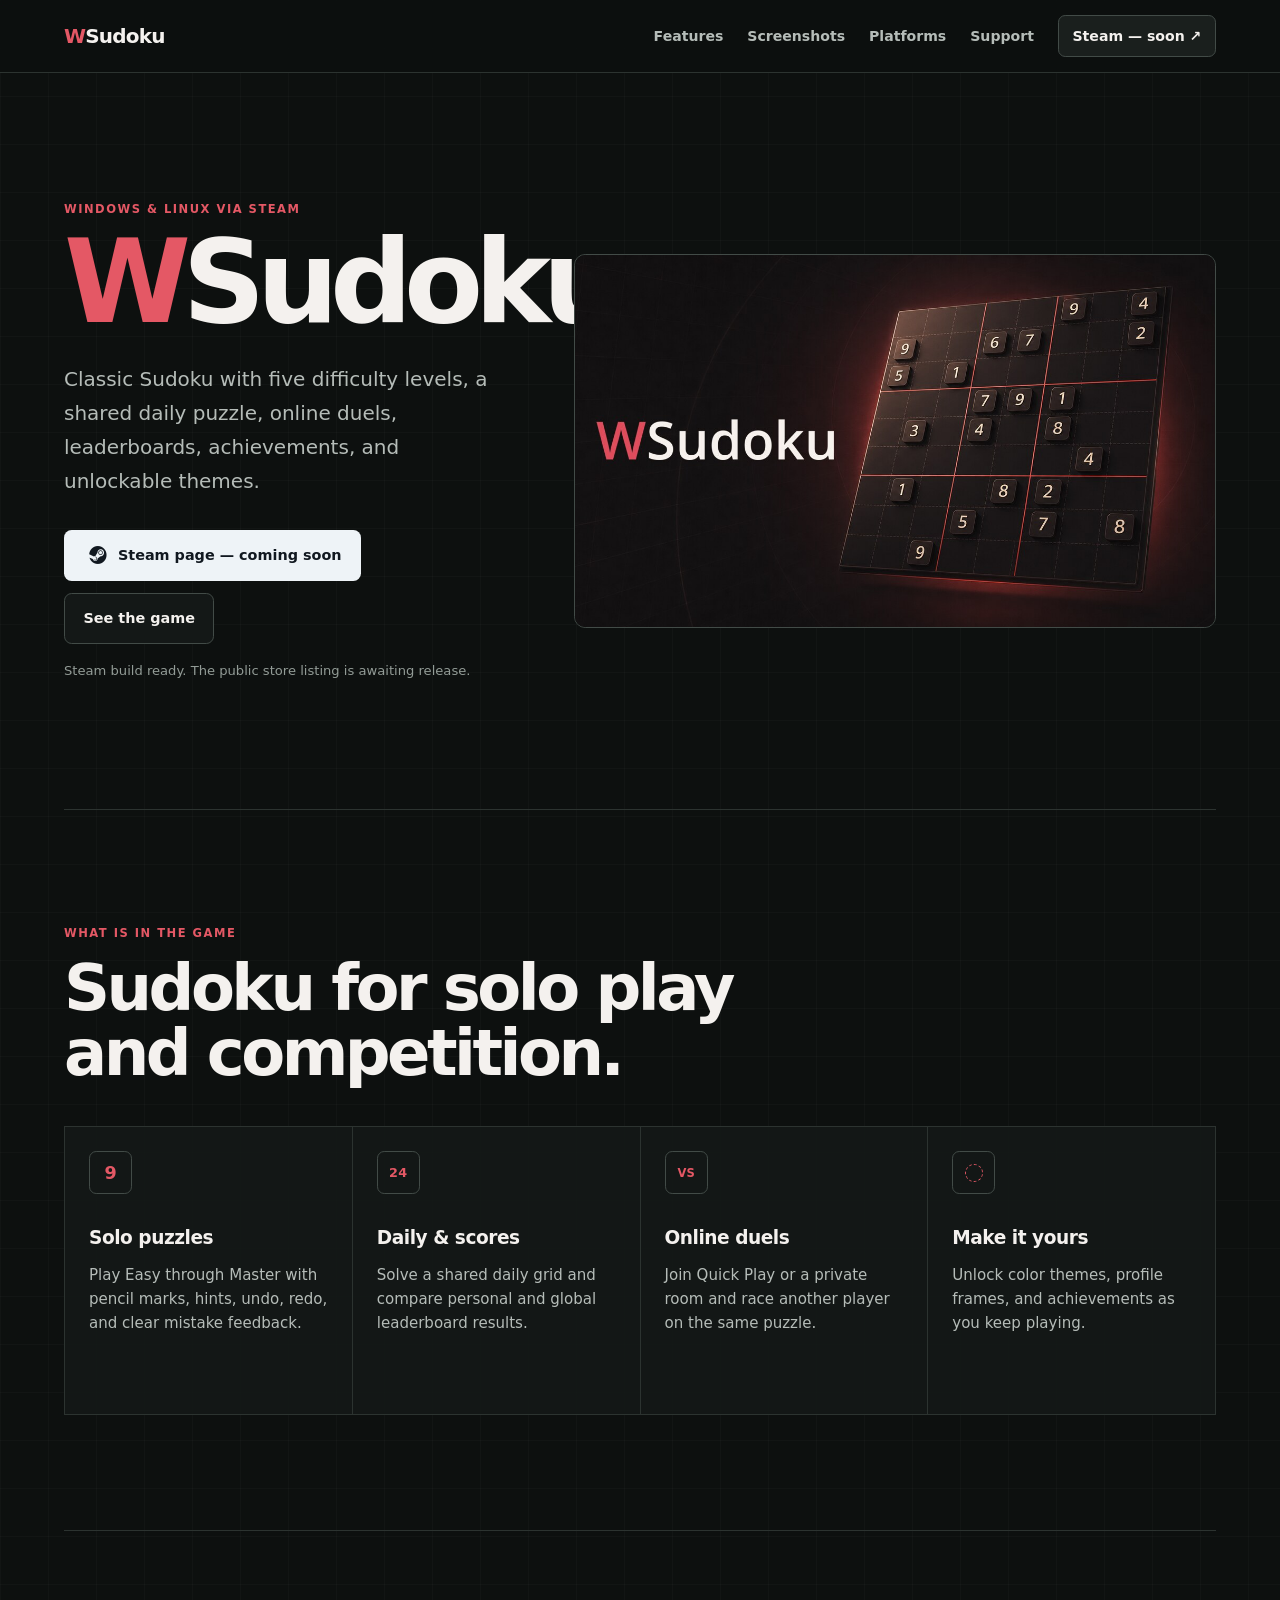
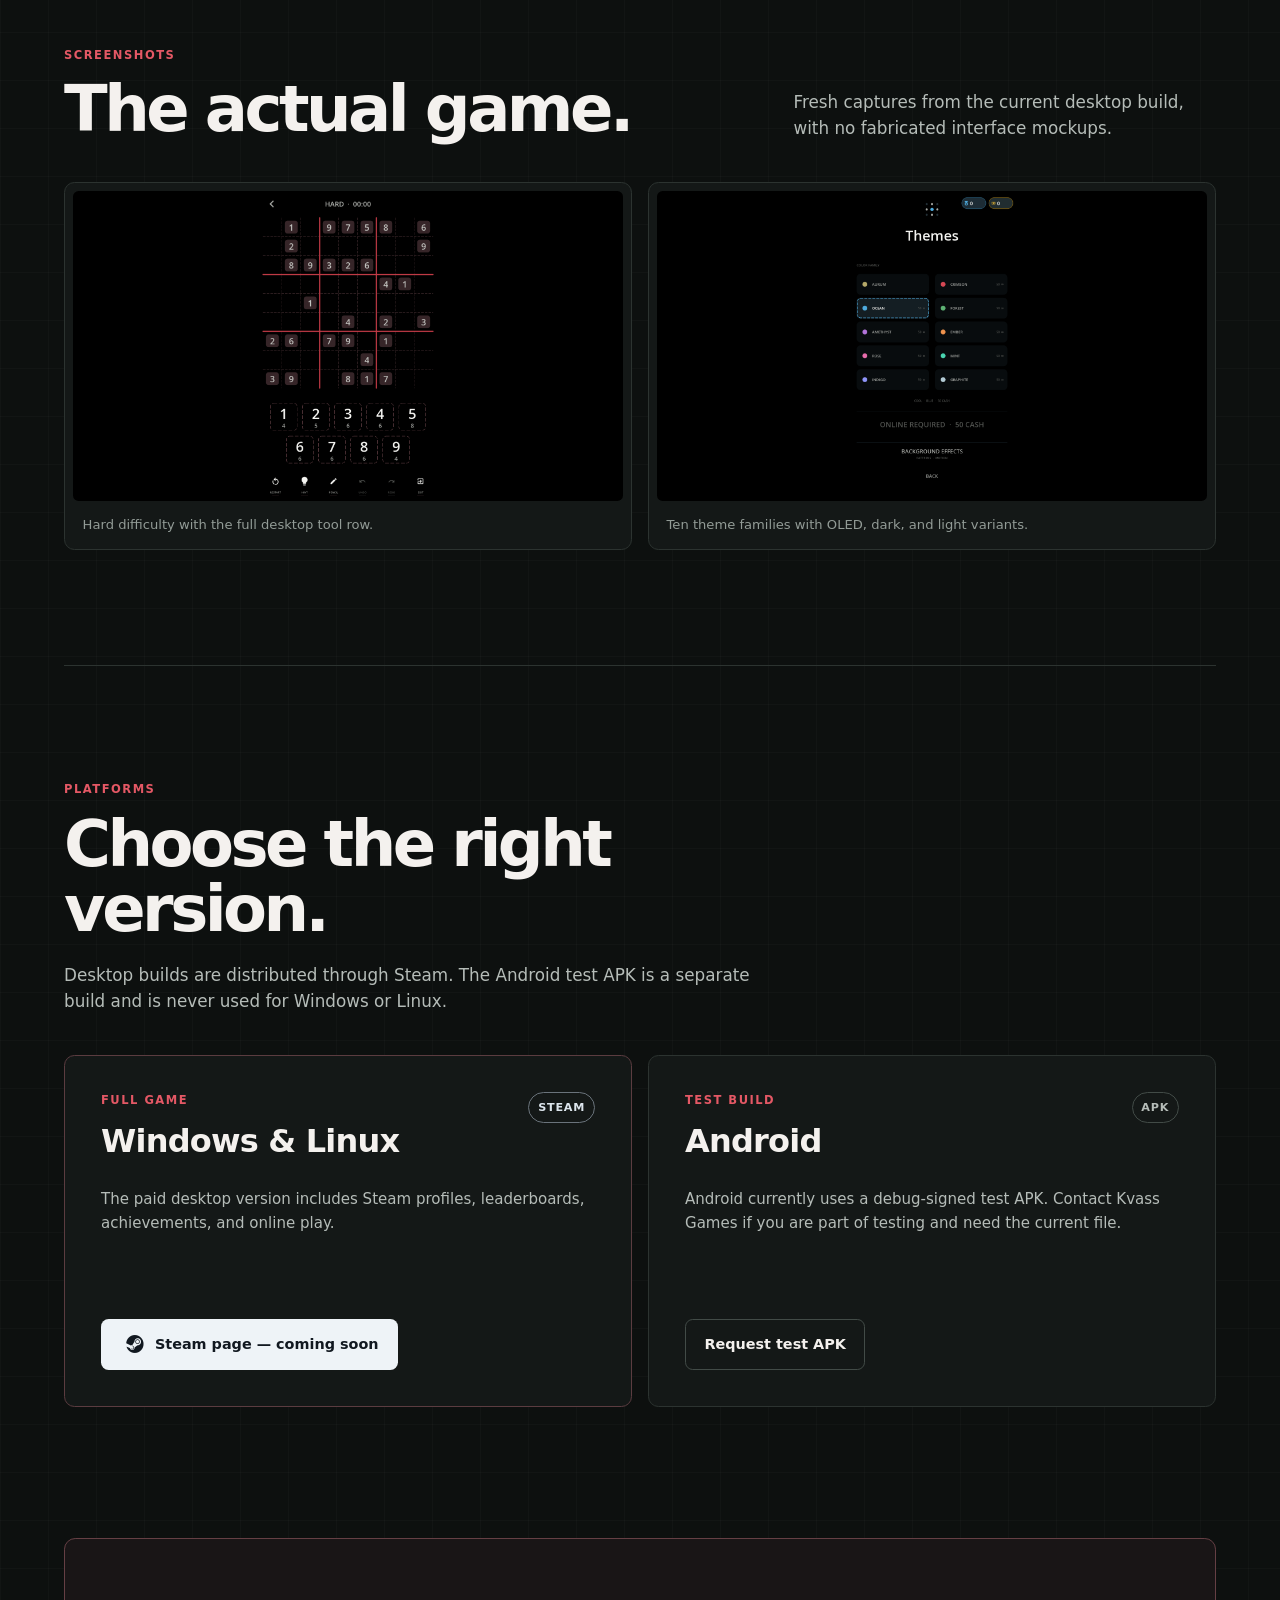
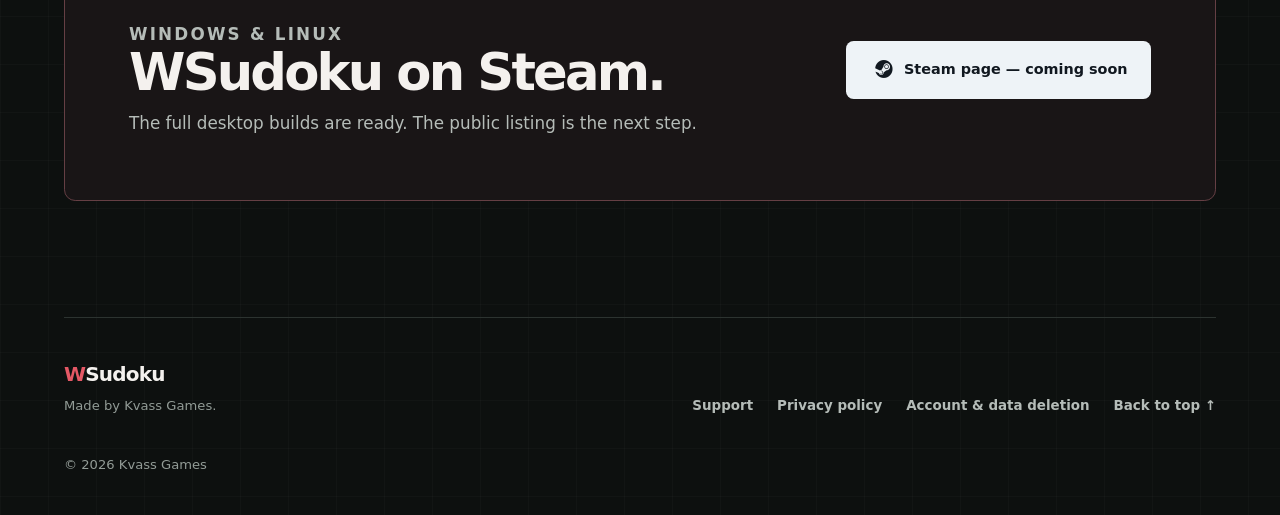
<file: index.html>
<!doctype html>
<html lang="en">
  <head>
    <meta charset="utf-8">
    <meta name="viewport" content="width=device-width, initial-scale=1">
    <meta name="theme-color" content="#101412">
    <meta
      name="description"
      content="WSudoku is a Sudoku game for Windows and Linux with five difficulties, daily puzzles, leaderboards, unlockable themes, achievements, and online duels."
    >
    <meta property="og:title" content="WSudoku on Steam">
    <meta
      property="og:description"
      content="Five difficulties, daily puzzles, online duels, leaderboards, achievements, and unlockable themes."
    >
    <meta property="og:type" content="website">
    <meta property="og:url" content="https://perezhoginviktor.github.io/WSudoku-site/">
    <meta
      property="og:image"
      content="https://perezhoginviktor.github.io/WSudoku-site/assets/wsudoku-steam.jpg"
    >
    <meta name="twitter:card" content="summary_large_image">
    <title>WSudoku — Sudoku for Windows and Linux</title>
    <link rel="icon" href="favicon.svg" type="image/svg+xml">
    <link rel="stylesheet" href="styles.css">
    <script>document.documentElement.classList.add("js");</script>
    <script src="app.js" defer></script>
  </head>
  <body>
    <a class="skip-link" href="#main">Skip to content</a>

    <header class="site-header">
      <div class="header-inner">
        <a class="wordmark" href="#top" aria-label="WSudoku home">
          <span aria-hidden="true">W</span>Sudoku
        </a>

        <button
          class="nav-toggle"
          type="button"
          aria-label="Open navigation"
          aria-expanded="false"
          aria-controls="site-nav"
          data-nav-toggle
        >
          <span aria-hidden="true"></span>
          <span aria-hidden="true"></span>
        </button>

        <nav class="site-nav" id="site-nav" aria-label="Main navigation" data-nav>
          <a href="#features">Features</a>
          <a href="#screenshots">Screenshots</a>
          <a href="#platforms">Platforms</a>
          <a href="#support">Support</a>
          <a
            class="nav-steam"
            href="https://store.steampowered.com/app/5025470/"
          >Steam — soon <span aria-hidden="true">↗</span></a>
        </nav>
      </div>
    </header>

    <main id="main">
      <section class="hero" id="top">
        <div class="hero-copy">
          <p class="eyebrow">Windows &amp; Linux via Steam</p>
          <h1>WSudoku</h1>
          <p class="hero-lede">
            Classic Sudoku with five difficulty levels, a shared daily puzzle,
            online duels, leaderboards, achievements, and unlockable themes.
          </p>
          <div class="hero-actions">
            <a
              class="button button-steam"
              href="https://store.steampowered.com/app/5025470/"
            >
              <span class="steam-mark" aria-hidden="true"></span>
              Steam page — coming soon
            </a>
            <a class="button button-secondary" href="#screenshots">
              See the game
            </a>
          </div>
          <p class="store-note">
            Steam build ready. The public store listing is awaiting release.
          </p>
        </div>

        <figure class="hero-media">
          <img
            src="assets/wsudoku-steam.jpg"
            width="1232"
            height="706"
            alt="WSudoku key art with a crimson Sudoku board"
          >
        </figure>
      </section>

      <section class="section features" id="features">
        <div class="section-intro">
          <p class="eyebrow">What is in the game</p>
          <h2>Sudoku for solo play and competition.</h2>
        </div>

        <div class="feature-grid">
          <article>
            <span class="feature-icon" aria-hidden="true">9</span>
            <h3>Solo puzzles</h3>
            <p>
              Play Easy through Master with pencil marks, hints, undo, redo,
              and clear mistake feedback.
            </p>
          </article>
          <article>
            <span class="feature-icon feature-icon-calendar" aria-hidden="true">24</span>
            <h3>Daily &amp; scores</h3>
            <p>
              Solve a shared daily grid and compare personal and global
              leaderboard results.
            </p>
          </article>
          <article>
            <span class="feature-icon feature-icon-versus" aria-hidden="true">VS</span>
            <h3>Online duels</h3>
            <p>
              Join Quick Play or a private room and race another player on the
              same puzzle.
            </p>
          </article>
          <article>
            <span class="feature-icon feature-icon-frame" aria-hidden="true"></span>
            <h3>Make it yours</h3>
            <p>
              Unlock color themes, profile frames, and achievements as you
              keep playing.
            </p>
          </article>
        </div>
      </section>

      <section class="section screenshots" id="screenshots">
        <div class="section-intro section-intro-row">
          <div>
            <p class="eyebrow">Screenshots</p>
            <h2>The actual game.</h2>
          </div>
          <p>
            Fresh captures from the current desktop build, with no fabricated
            interface mockups.
          </p>
        </div>

        <div class="screenshot-grid">
          <figure class="screenshot-wide">
            <img
              src="assets/wsudoku-gameplay-wide.png"
              width="1920"
              height="1080"
              loading="lazy"
              alt="WSudoku Hard puzzle on desktop with number pad and puzzle tools"
            >
            <figcaption>Hard difficulty with the full desktop tool row.</figcaption>
          </figure>
          <figure class="screenshot-wide">
            <img
              src="assets/wsudoku-themes-wide.png"
              width="1920"
              height="1080"
              loading="lazy"
              alt="WSudoku theme browser showing ten color families"
            >
            <figcaption>Ten theme families with OLED, dark, and light variants.</figcaption>
          </figure>
        </div>
      </section>

      <section class="section platforms" id="platforms">
        <div class="section-intro">
          <p class="eyebrow">Platforms</p>
          <h2>Choose the right version.</h2>
          <p>
            Desktop builds are distributed through Steam. The Android test APK
            is a separate build and is never used for Windows or Linux.
          </p>
        </div>

        <div class="platform-grid">
          <article class="platform-card platform-card-primary">
            <div class="platform-heading">
              <div>
                <p class="platform-label">Full game</p>
                <h3>Windows &amp; Linux</h3>
              </div>
              <span class="platform-badge">Steam</span>
            </div>
            <p>
              The paid desktop version includes Steam profiles, leaderboards,
              achievements, and online play.
            </p>
            <a
              class="button button-steam"
              href="https://store.steampowered.com/app/5025470/"
            >
              <span class="steam-mark" aria-hidden="true"></span>
              Steam page — coming soon
            </a>
          </article>

          <article class="platform-card">
            <div class="platform-heading">
              <div>
                <p class="platform-label">Test build</p>
                <h3>Android</h3>
              </div>
              <span class="platform-badge platform-badge-muted">APK</span>
            </div>
            <p>
              Android currently uses a debug-signed test APK. Contact Kvass
              Games if you are part of testing and need the current file.
            </p>
            <a
              class="button button-secondary"
              href="mailto:Perezhoginviktor@proton.me?subject=WSudoku%20Android%20test%20APK"
            >Request test APK</a>
          </article>
        </div>
      </section>

      <section class="steam-cta" aria-labelledby="steam-title">
        <div>
          <p class="eyebrow">Windows &amp; Linux</p>
          <h2 id="steam-title">WSudoku on Steam.</h2>
          <p>The full desktop builds are ready. The public listing is the next step.</p>
        </div>
        <a
          class="button button-steam button-large"
          href="https://store.steampowered.com/app/5025470/"
        >
          <span class="steam-mark" aria-hidden="true"></span>
          Steam page — coming soon
        </a>
      </section>
    </main>

    <footer class="site-footer" id="support">
      <div class="footer-brand">
        <a class="wordmark" href="#top" aria-label="Back to the top">
          <span aria-hidden="true">W</span>Sudoku
        </a>
        <p>Made by Kvass Games.</p>
      </div>
      <div class="footer-links">
        <a href="mailto:Perezhoginviktor@proton.me?subject=WSudoku%20support">Support</a>
        <a href="privacy/">Privacy policy</a>
        <a href="delete-account/">Account &amp; data deletion</a>
        <a href="#top">Back to top <span aria-hidden="true">↑</span></a>
      </div>
      <p class="copyright">© 2026 Kvass Games</p>
    </footer>
  </body>
</html>
</file>
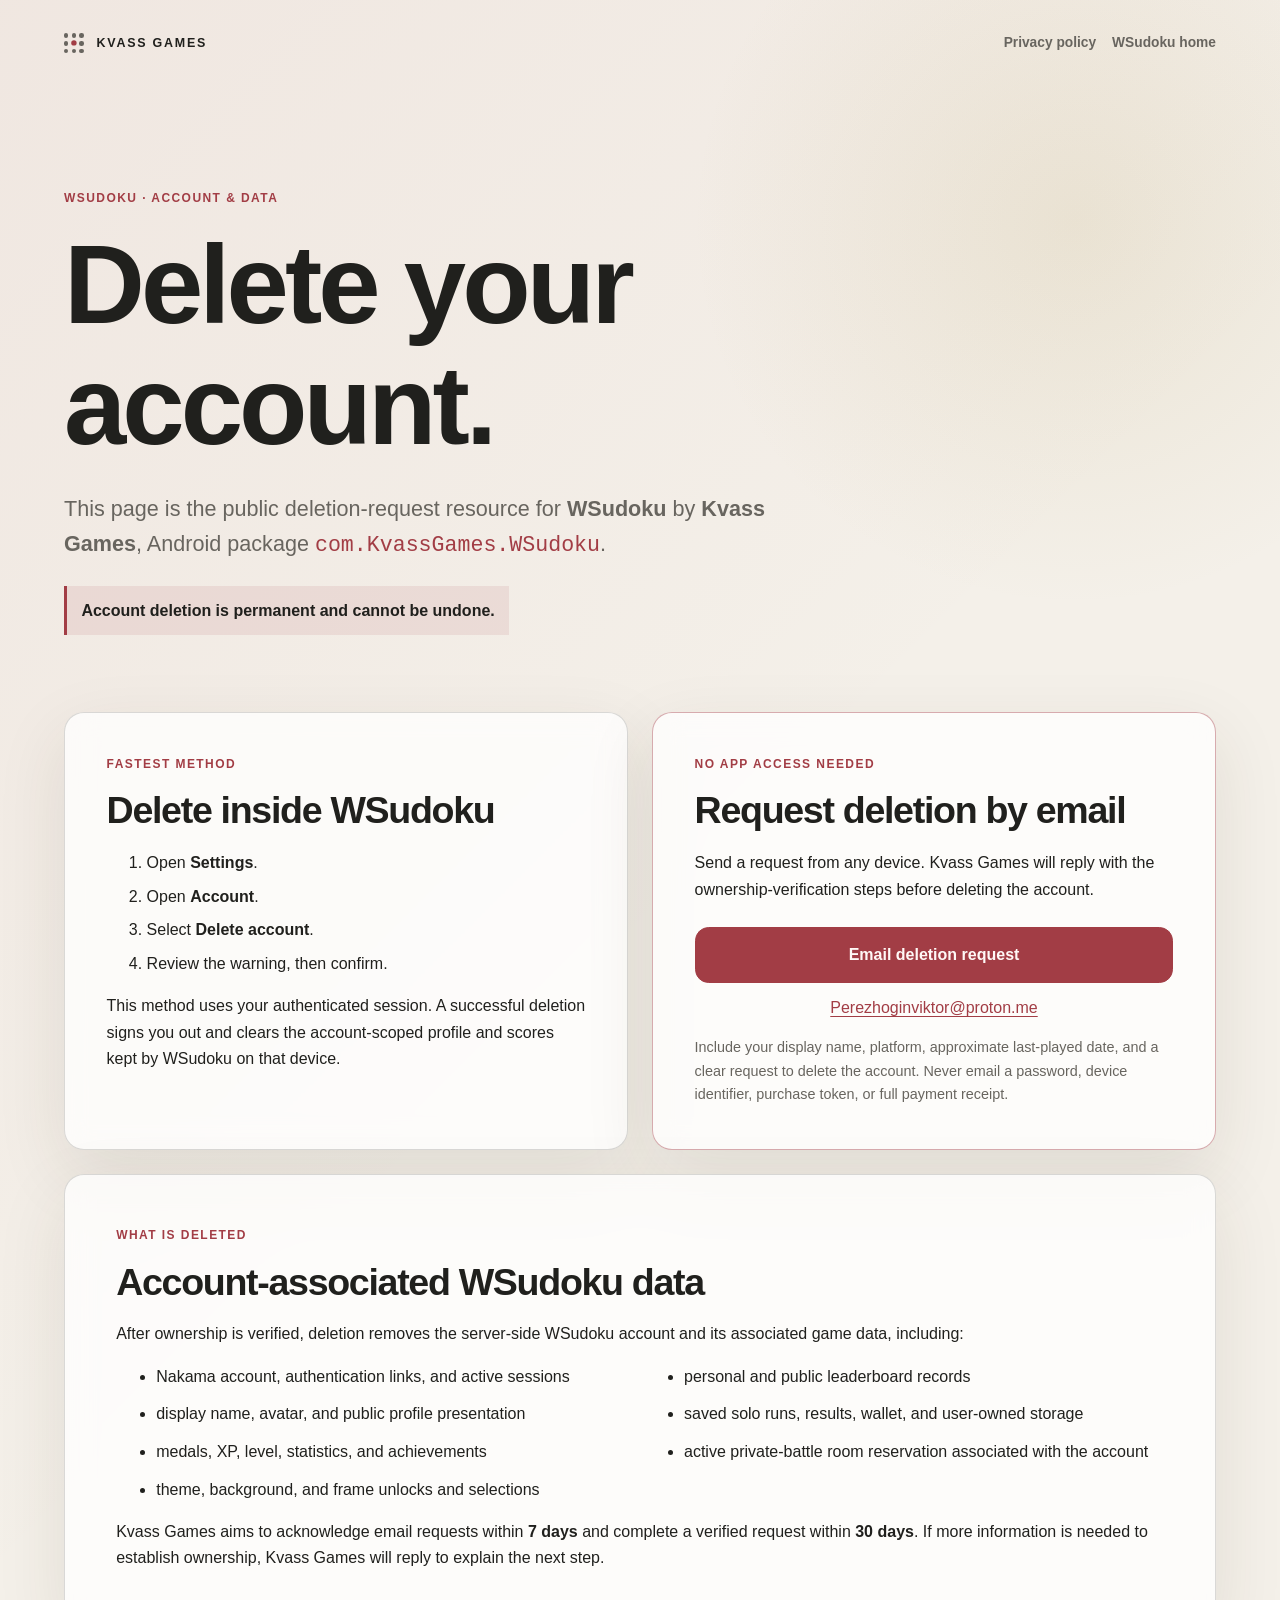
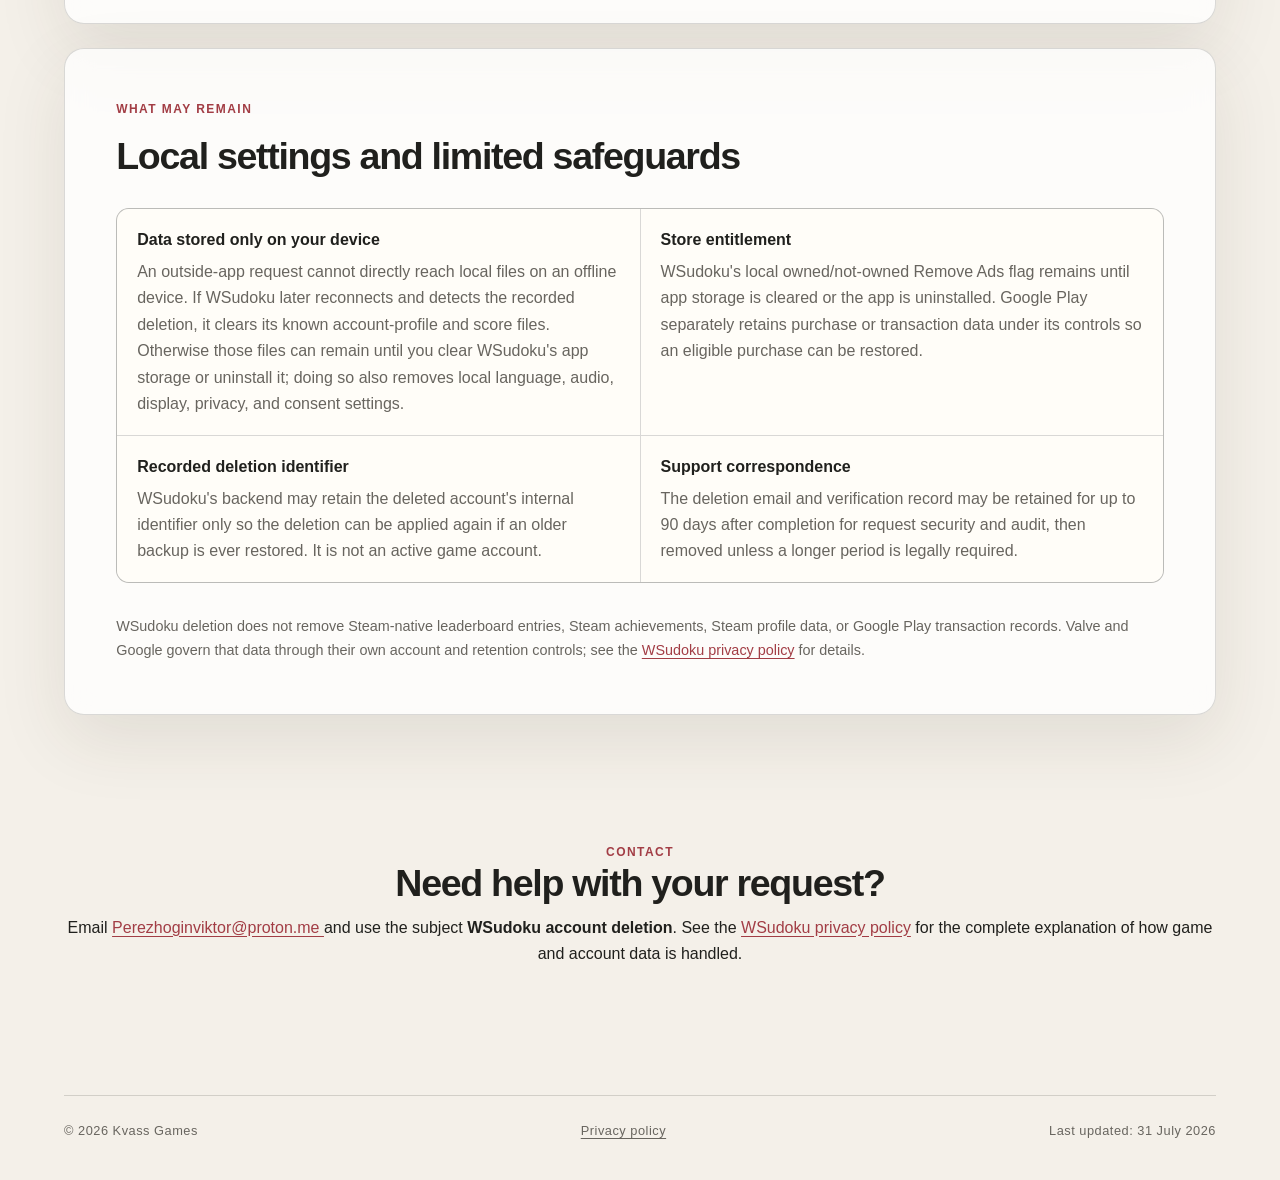
<file: delete-account/index.html>
<!doctype html>
<html lang="en">
  <head>
    <meta charset="utf-8">
    <meta name="viewport" content="width=device-width, initial-scale=1">
    <meta name="theme-color" content="#141112">
    <meta
      name="description"
      content="Request permanent deletion of a WSudoku account and its associated game data."
    >
    <meta name="robots" content="index,follow">
    <title>Delete your WSudoku account · Kvass Games</title>
    <link rel="icon" href="../favicon.svg" type="image/svg+xml">
    <link rel="stylesheet" href="styles.css">
  </head>
  <body>
    <a class="skip-link" href="#main">Skip to deletion instructions</a>

    <header class="site-header">
      <a class="brand" href="../" aria-label="WSudoku home">
        <span class="brand-mark" aria-hidden="true">
          <i></i><i></i><i></i>
          <i></i><i></i><i></i>
          <i></i><i></i><i></i>
        </span>
        <span>KVASS GAMES</span>
      </a>
      <nav class="header-links" aria-label="Related pages">
        <a class="back-link" href="../privacy/">Privacy policy</a>
        <a class="back-link" href="../">WSudoku home</a>
      </nav>
    </header>

    <main id="main">
      <section class="hero" aria-labelledby="page-title">
        <p class="eyebrow">WSUDOKU · ACCOUNT &amp; DATA</p>
        <h1 id="page-title">Delete your account.</h1>
        <p class="lede">
          This page is the public deletion-request resource for
          <strong>WSudoku</strong> by <strong>Kvass Games</strong>, Android
          package <code>com.KvassGames.WSudoku</code>.
        </p>
        <p class="warning">
          Account deletion is permanent and cannot be undone.
        </p>
      </section>

      <div class="method-grid">
        <section class="card" aria-labelledby="in-app-title">
          <p class="step">FASTEST METHOD</p>
          <h2 id="in-app-title">Delete inside WSudoku</h2>
          <ol>
            <li>Open <strong>Settings</strong>.</li>
            <li>Open <strong>Account</strong>.</li>
            <li>Select <strong>Delete account</strong>.</li>
            <li>Review the warning, then confirm.</li>
          </ol>
          <p>
            This method uses your authenticated session. A successful deletion
            signs you out and clears the account-scoped profile and scores kept
            by WSudoku on that device.
          </p>
        </section>

        <section class="card card-accent" aria-labelledby="email-title">
          <p class="step">NO APP ACCESS NEEDED</p>
          <h2 id="email-title">Request deletion by email</h2>
          <p>
            Send a request from any device. Kvass Games will reply with the
            ownership-verification steps before deleting the account.
          </p>
          <a
            class="email-button"
            href="mailto:Perezhoginviktor@proton.me?subject=WSudoku%20account%20deletion%20request&amp;body=Hello%20Kvass%20Games%2C%0D%0A%0D%0AI%20request%20permanent%20deletion%20of%20my%20WSudoku%20account%20and%20associated%20data.%0D%0A%0D%0ADisplay%20name%3A%20%0D%0APlatform%3A%20Android%20%2F%20Linux%20%2F%20Windows%0D%0AApproximate%20date%20last%20played%3A%20%0D%0A%0D%0AI%20understand%20that%20deletion%20cannot%20be%20undone."
          >
            Email deletion request
          </a>
          <a class="email-address" href="mailto:Perezhoginviktor@proton.me">
            Perezhoginviktor@proton.me
          </a>
          <p class="small">
            Include your display name, platform, approximate last-played date,
            and a clear request to delete the account. Never email a password,
            device identifier, purchase token, or full payment receipt.
          </p>
        </section>
      </div>

      <section class="wide-card" aria-labelledby="deleted-title">
        <p class="step">WHAT IS DELETED</p>
        <h2 id="deleted-title">Account-associated WSudoku data</h2>
        <p>
          After ownership is verified, deletion removes the server-side
          WSudoku account and its associated game data, including:
        </p>
        <ul class="columns">
          <li>Nakama account, authentication links, and active sessions</li>
          <li>display name, avatar, and public profile presentation</li>
          <li>medals, XP, level, statistics, and achievements</li>
          <li>theme, background, and frame unlocks and selections</li>
          <li>personal and public leaderboard records</li>
          <li>saved solo runs, results, wallet, and user-owned storage</li>
          <li>active private-battle room reservation associated with the account</li>
        </ul>
        <p>
          Kvass Games aims to acknowledge email requests within
          <strong>7 days</strong> and complete a verified request within
          <strong>30 days</strong>. If more information is needed to establish
          ownership, Kvass Games will reply to explain the next step.
        </p>
      </section>

      <section class="wide-card" aria-labelledby="retained-title">
        <p class="step">WHAT MAY REMAIN</p>
        <h2 id="retained-title">Local settings and limited safeguards</h2>
        <dl>
          <div>
            <dt>Data stored only on your device</dt>
            <dd>
              An outside-app request cannot directly reach local files on an
              offline device. If WSudoku later reconnects and detects the
              recorded deletion, it clears its known account-profile and score
              files. Otherwise those files can remain until you clear WSudoku's
              app storage or uninstall it; doing so also removes local language,
              audio, display, privacy, and consent settings.
            </dd>
          </div>
          <div>
            <dt>Store entitlement</dt>
            <dd>
              WSudoku's local owned/not-owned Remove Ads flag remains until app
              storage is cleared or the app is uninstalled. Google Play
              separately retains purchase or transaction data under its
              controls so an eligible purchase can be restored.
            </dd>
          </div>
          <div>
            <dt>Recorded deletion identifier</dt>
            <dd>
              WSudoku's backend may retain the deleted account's internal
              identifier only so the deletion can be applied again if an older
              backup is ever restored. It is not an active game account.
            </dd>
          </div>
          <div>
            <dt>Support correspondence</dt>
            <dd>
              The deletion email and verification record may be retained for
              up to 90 days after completion for request security and audit,
              then removed unless a longer period is legally required.
            </dd>
          </div>
        </dl>
        <p class="small">
          WSudoku deletion does not remove Steam-native leaderboard entries,
          Steam achievements, Steam profile data, or Google Play transaction
          records. Valve and Google govern that data through their own account
          and retention controls; see the
          <a href="../privacy/">WSudoku privacy policy</a> for details.
        </p>
      </section>

      <section class="contact" aria-labelledby="contact-title">
        <p class="step">CONTACT</p>
        <h2 id="contact-title">Need help with your request?</h2>
        <p>
          Email
          <a href="mailto:Perezhoginviktor@proton.me">
            Perezhoginviktor@proton.me
          </a>
          and use the subject <strong>WSudoku account deletion</strong>.
          See the <a href="../privacy/">WSudoku privacy policy</a> for the
          complete explanation of how game and account data is handled.
        </p>
      </section>
    </main>

    <footer>
      <span>© 2026 Kvass Games</span>
      <a href="../privacy/">Privacy policy</a>
      <span>Last updated: 31 July 2026</span>
    </footer>
  </body>
</html>
</file>
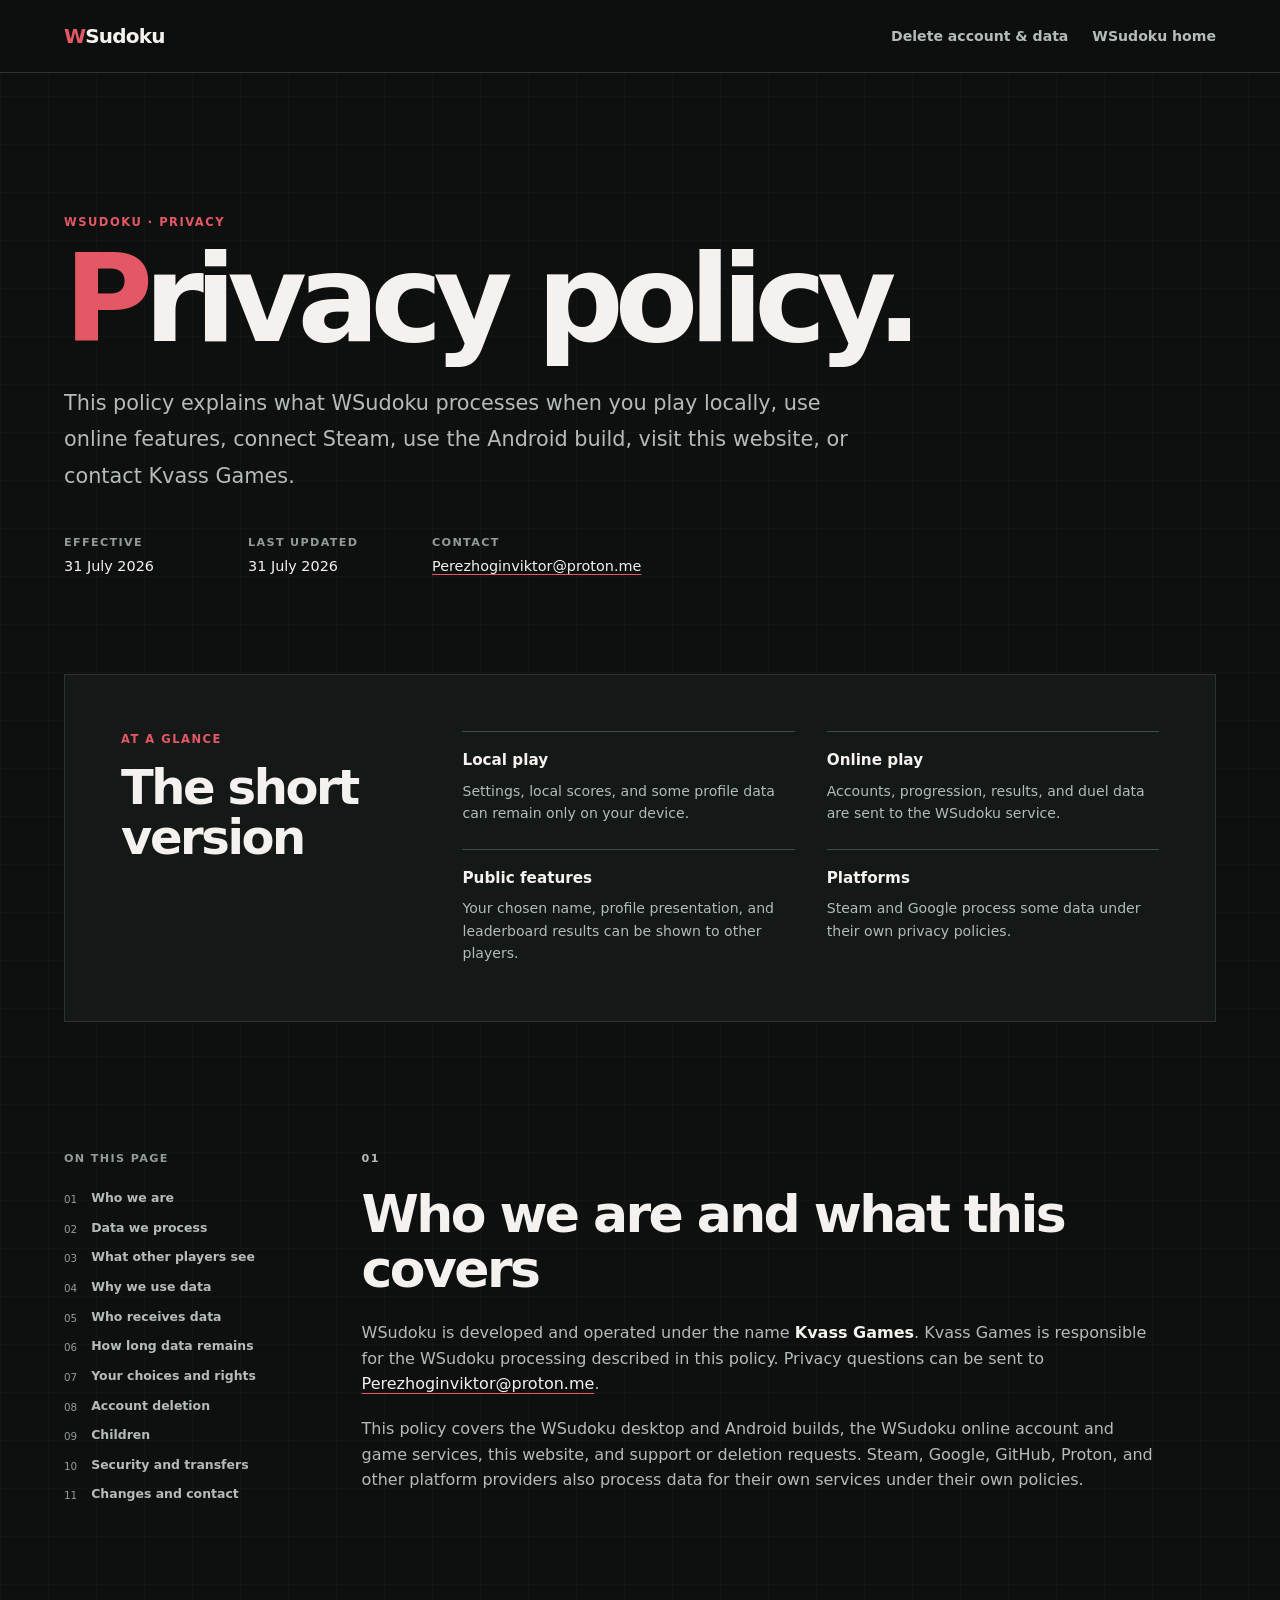
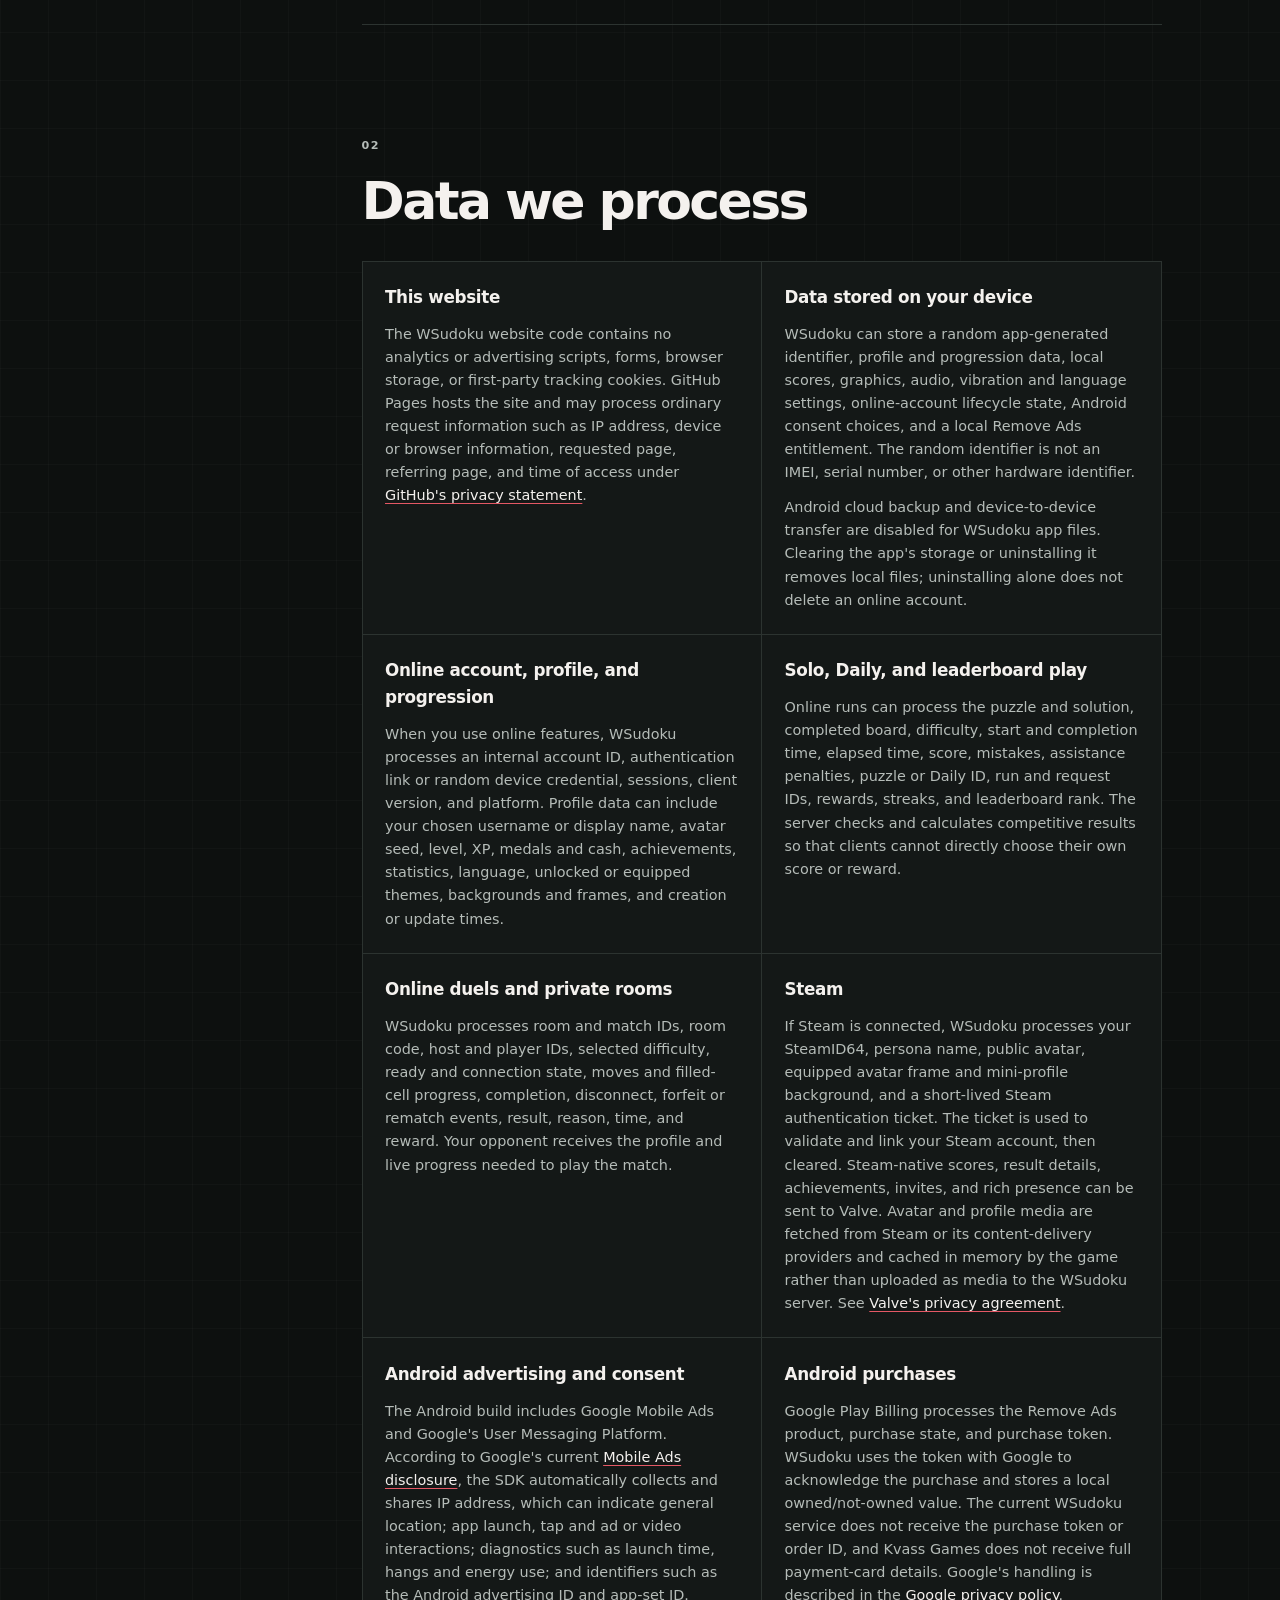
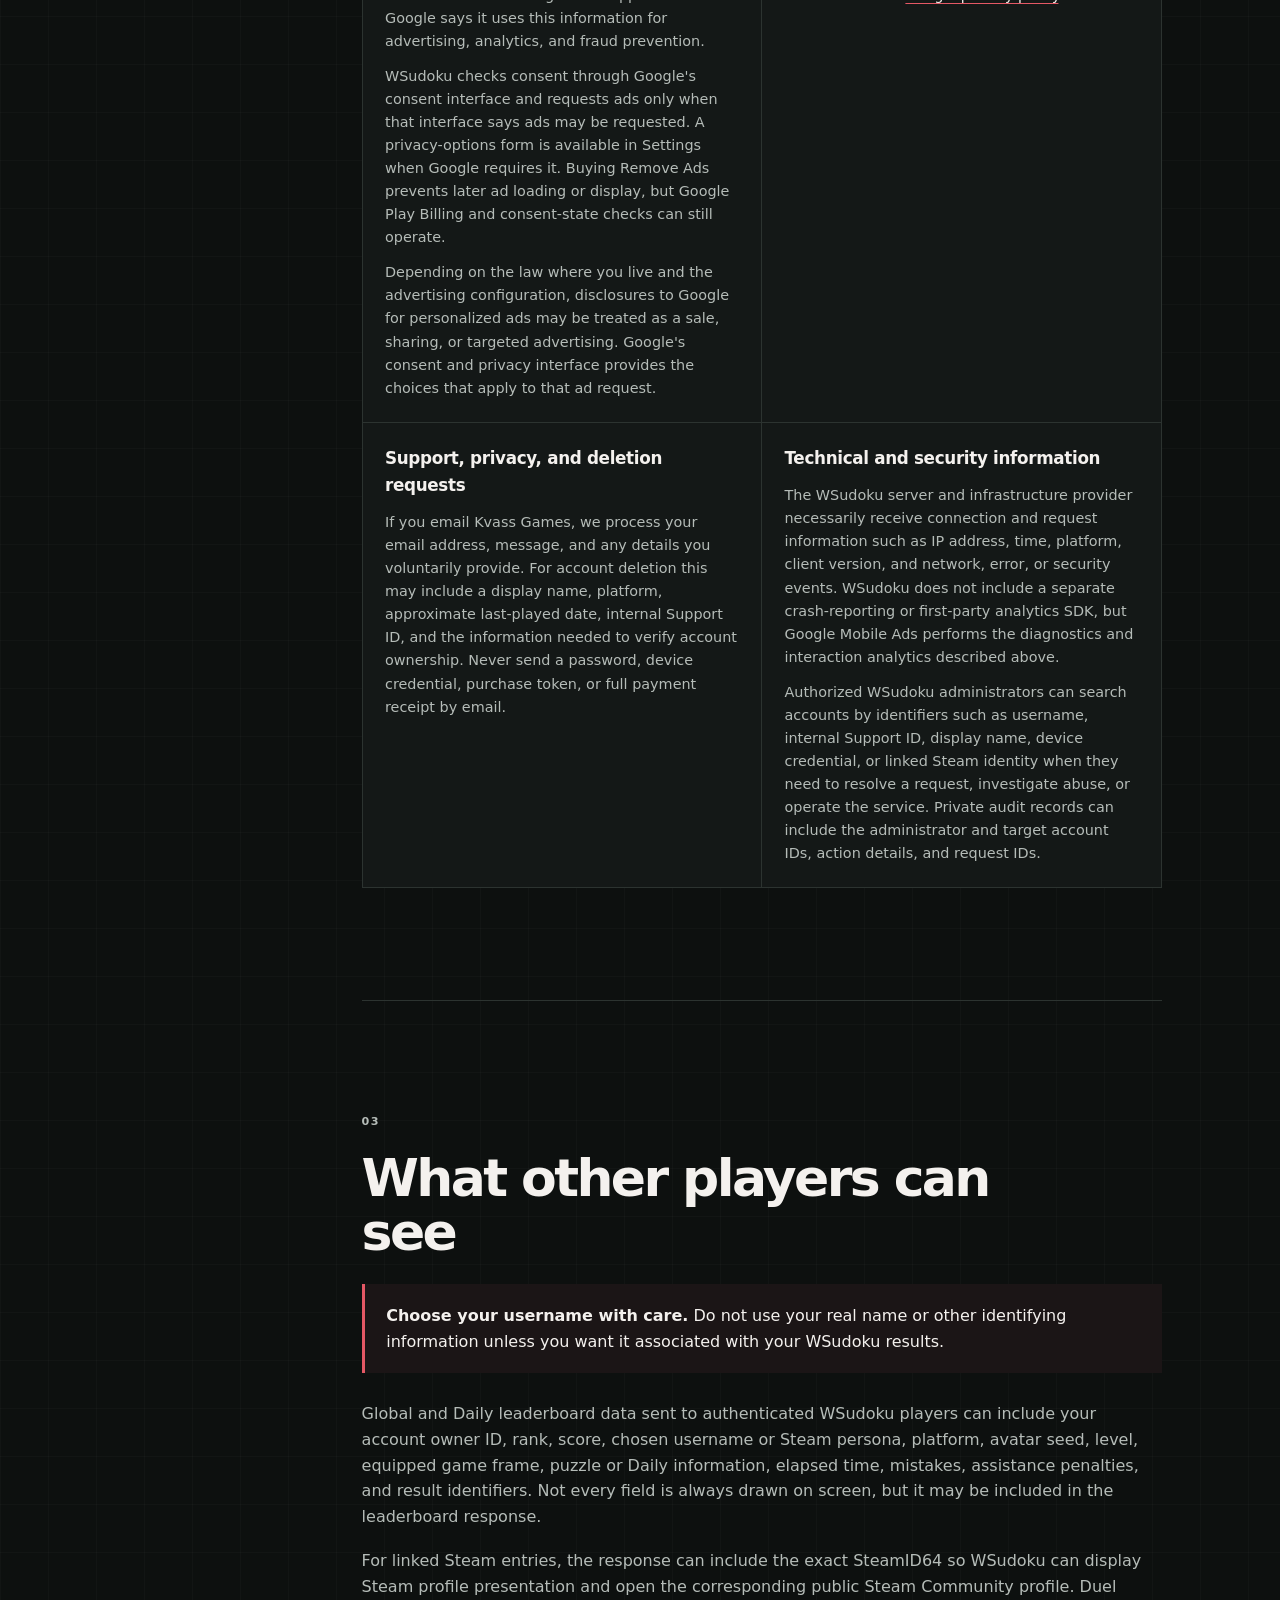
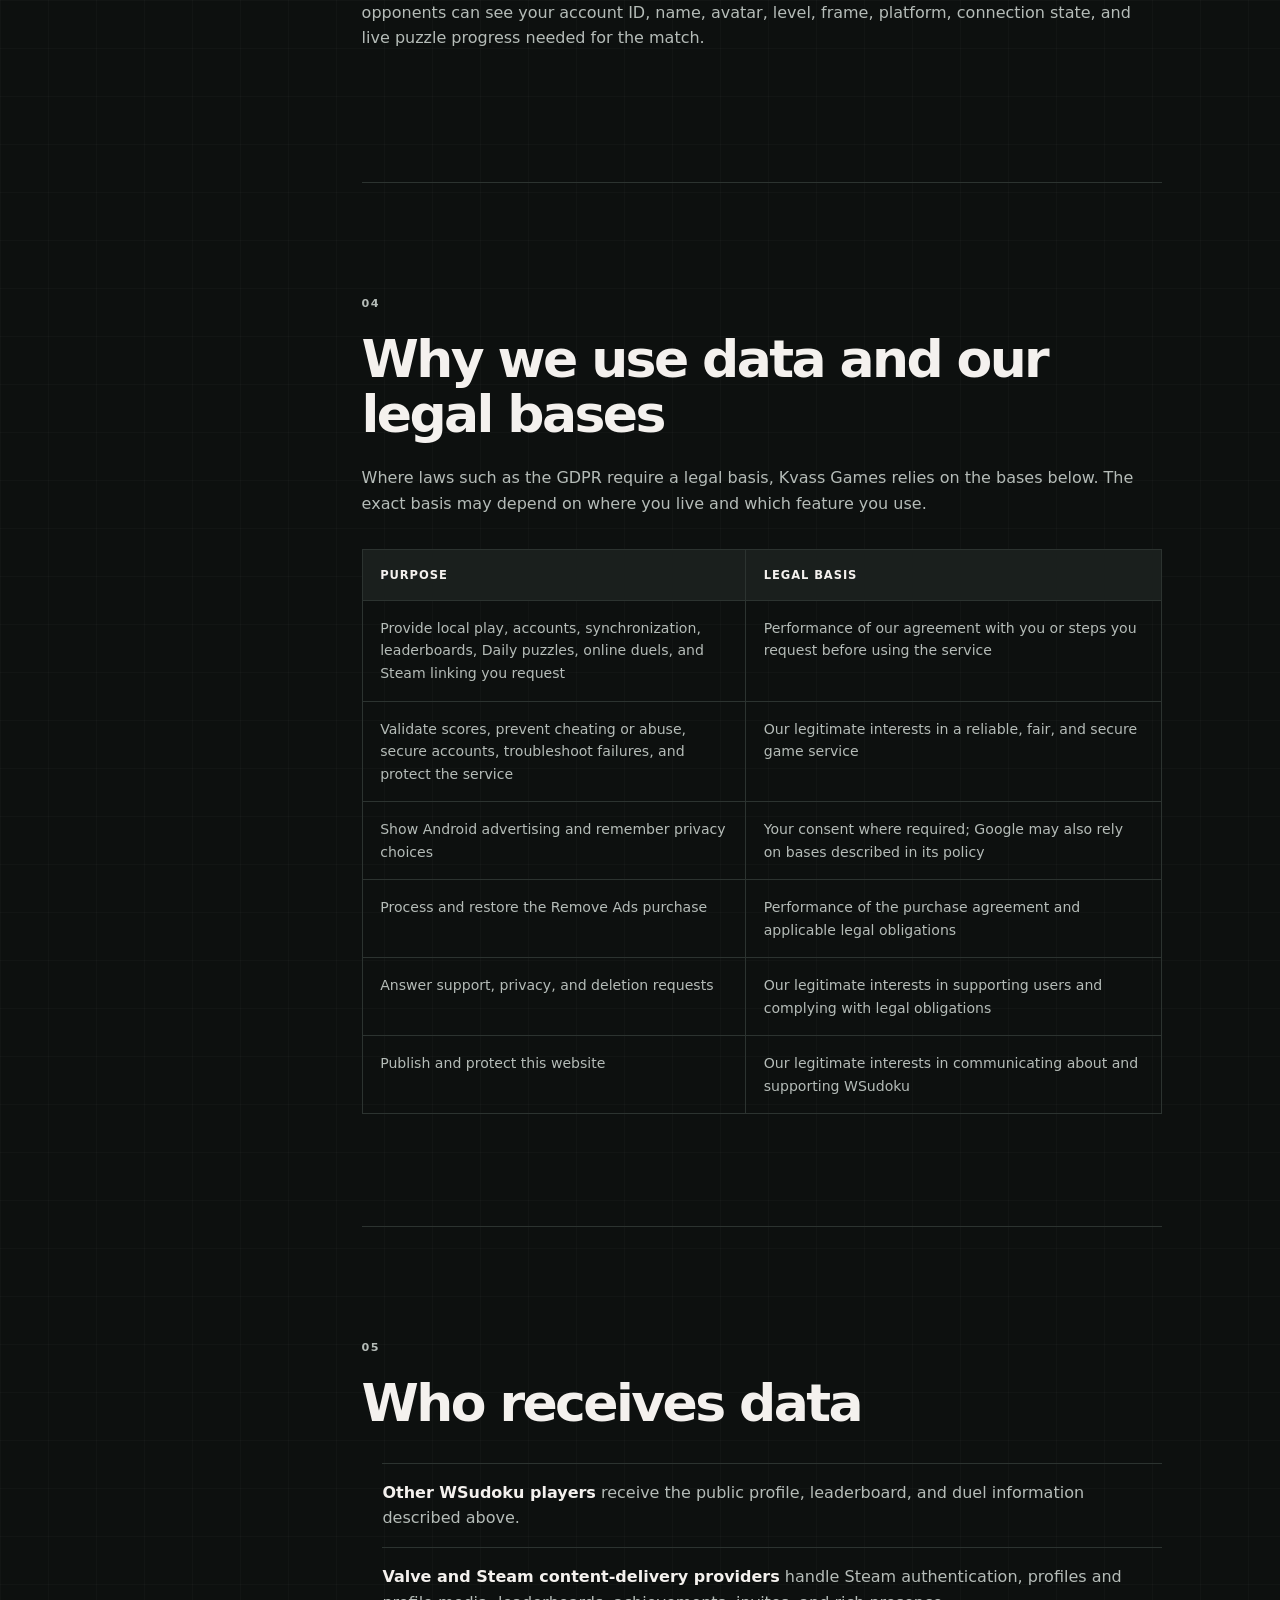
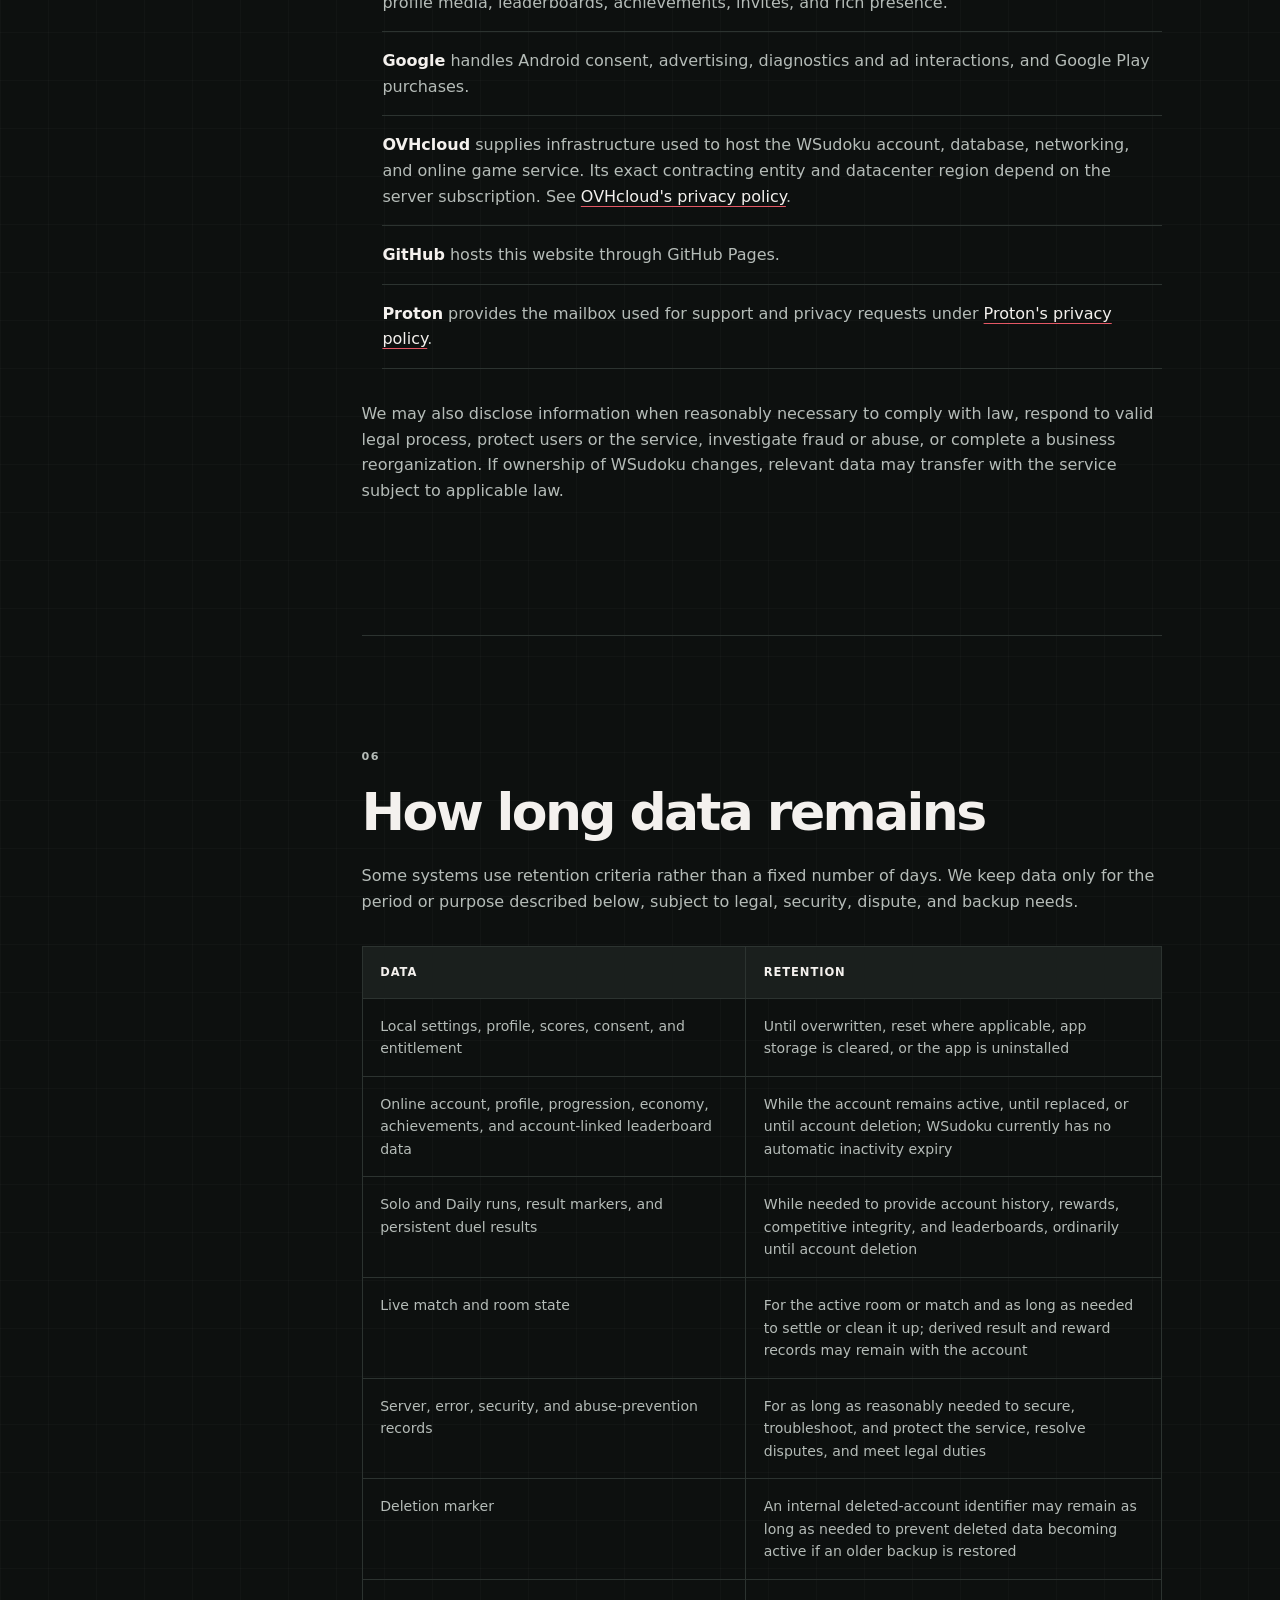
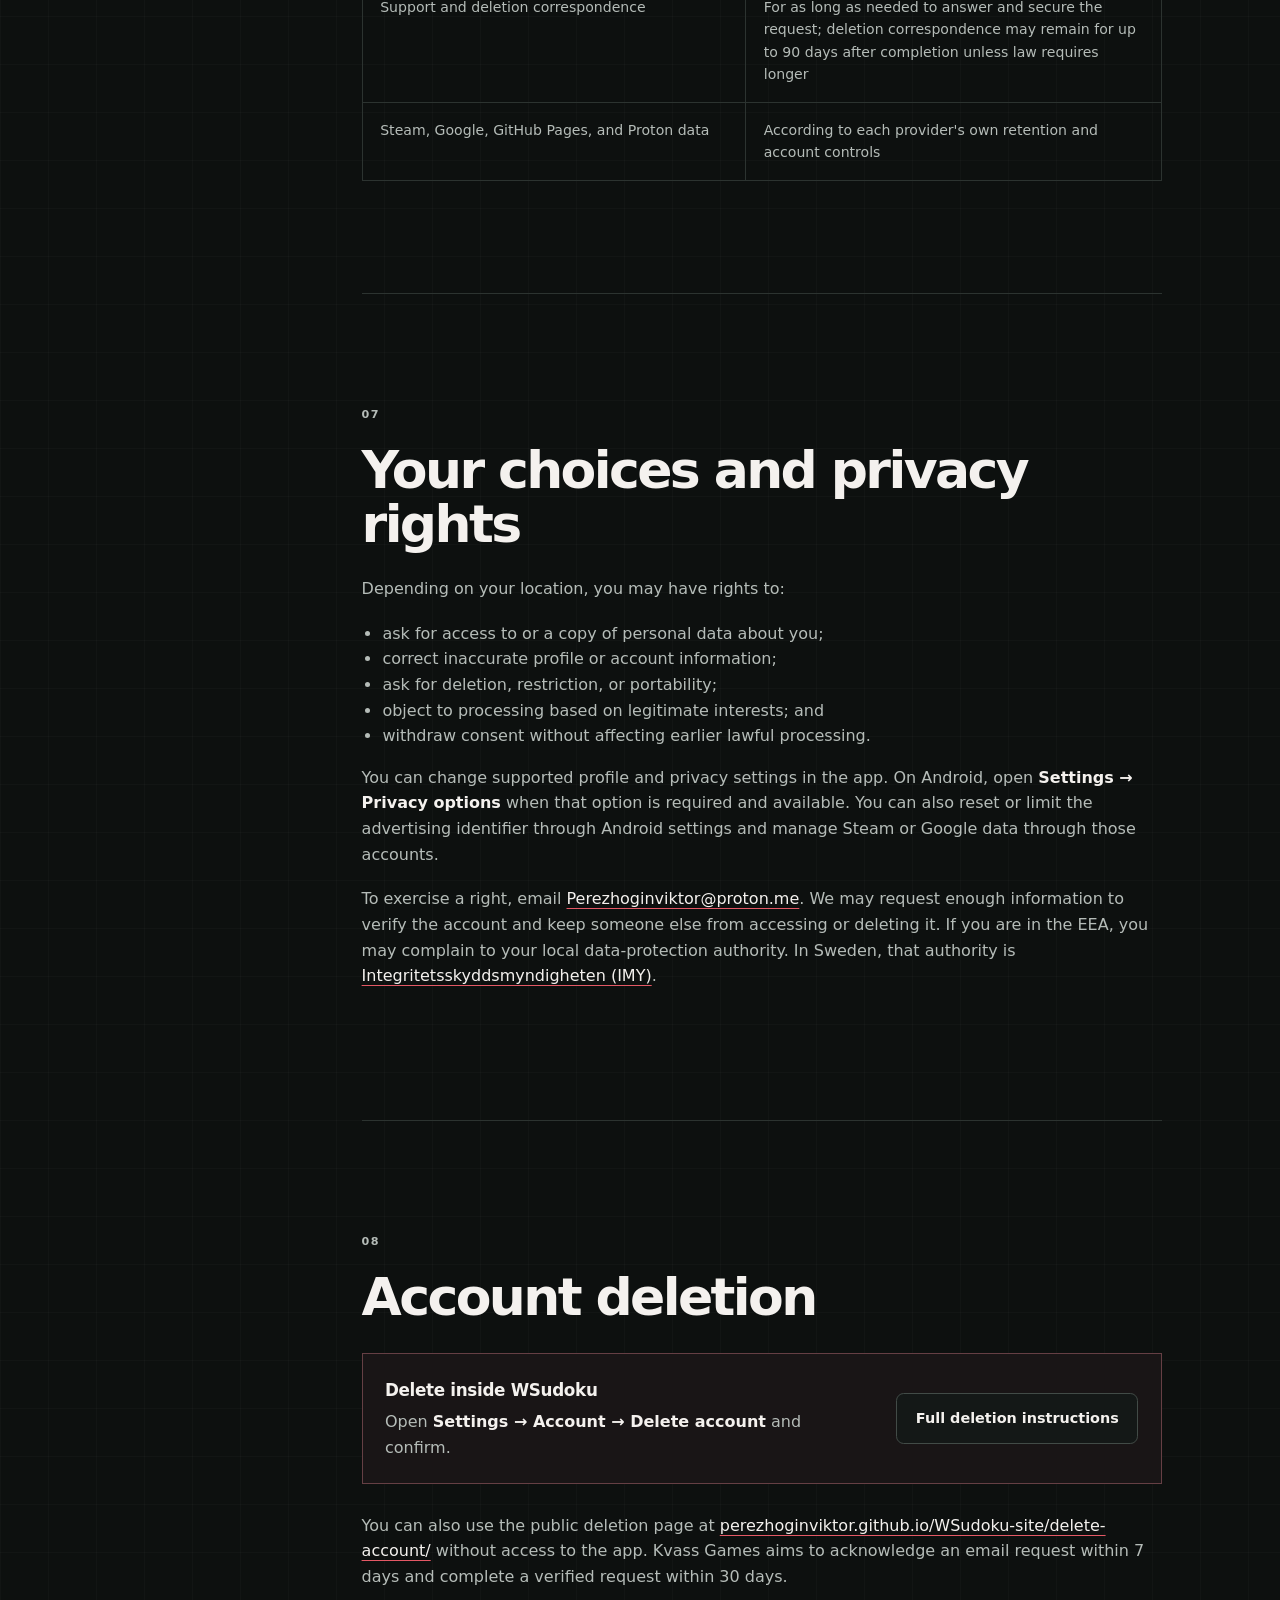
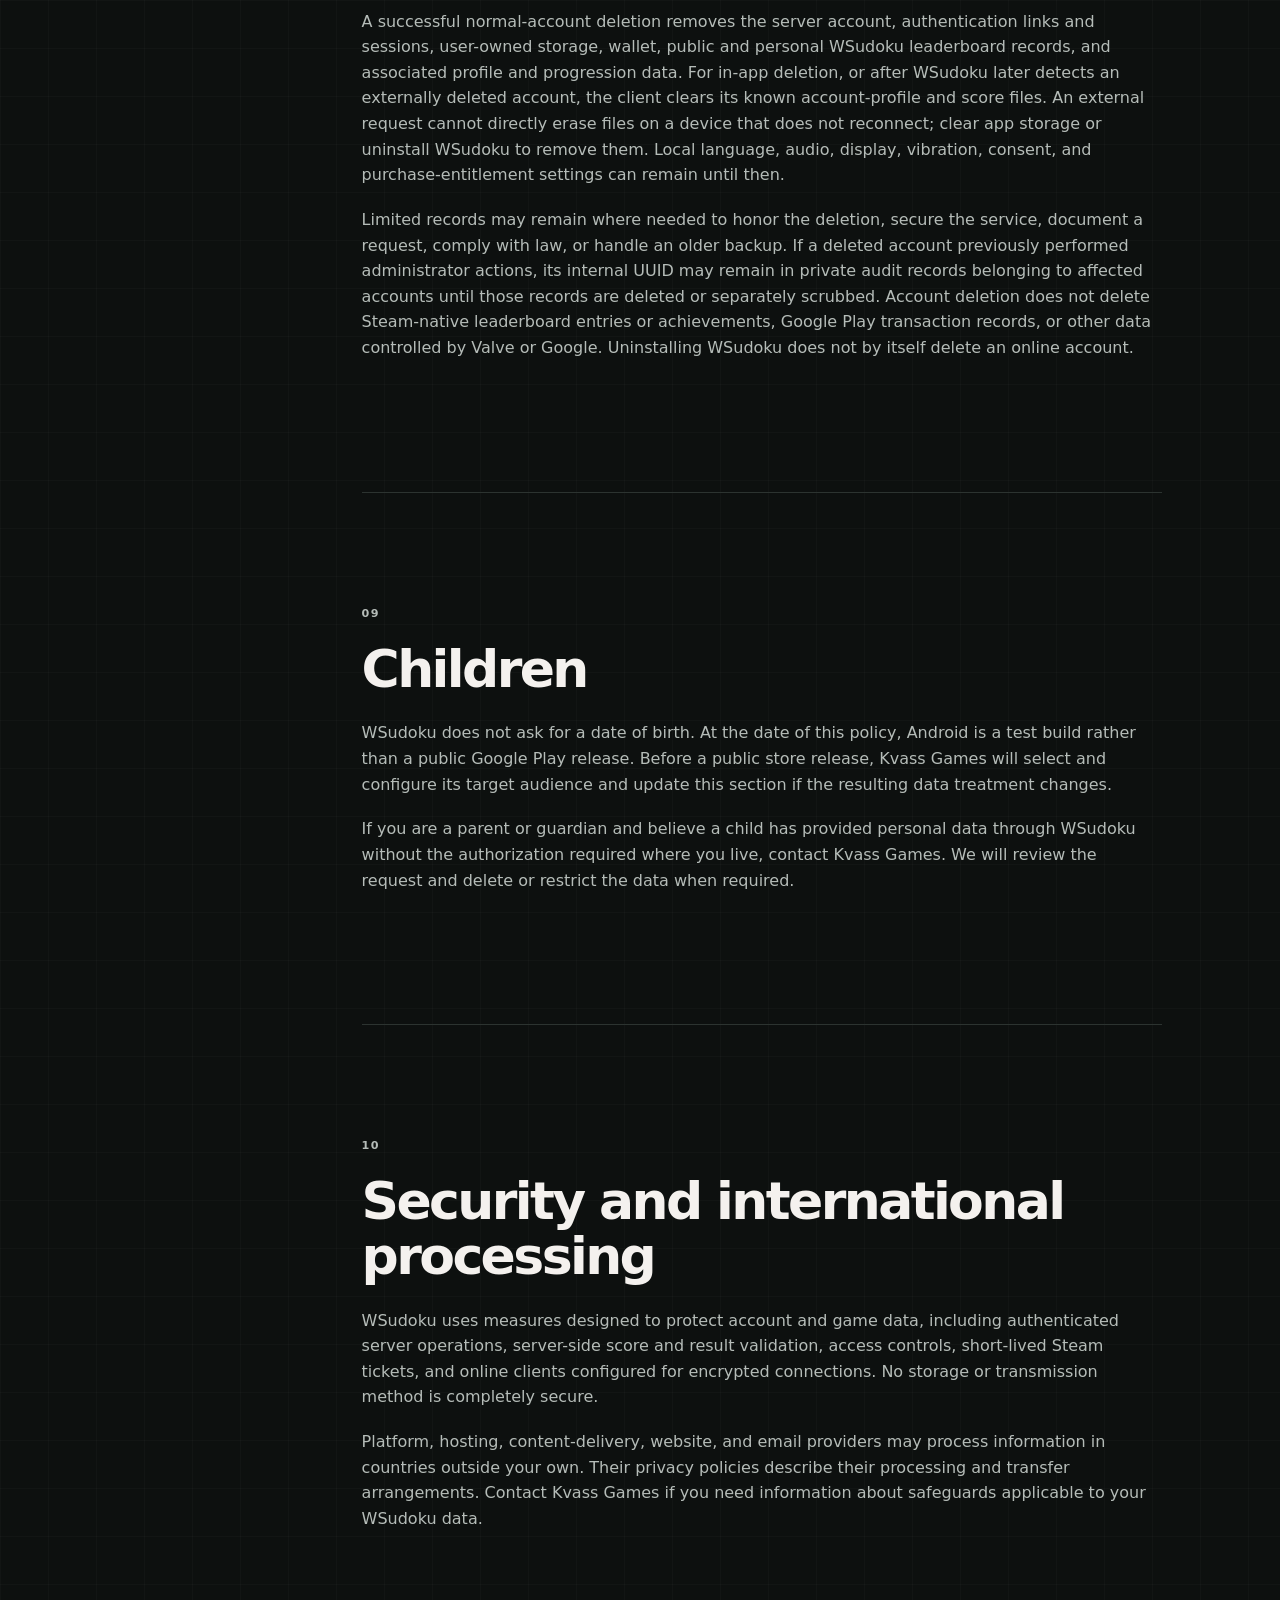
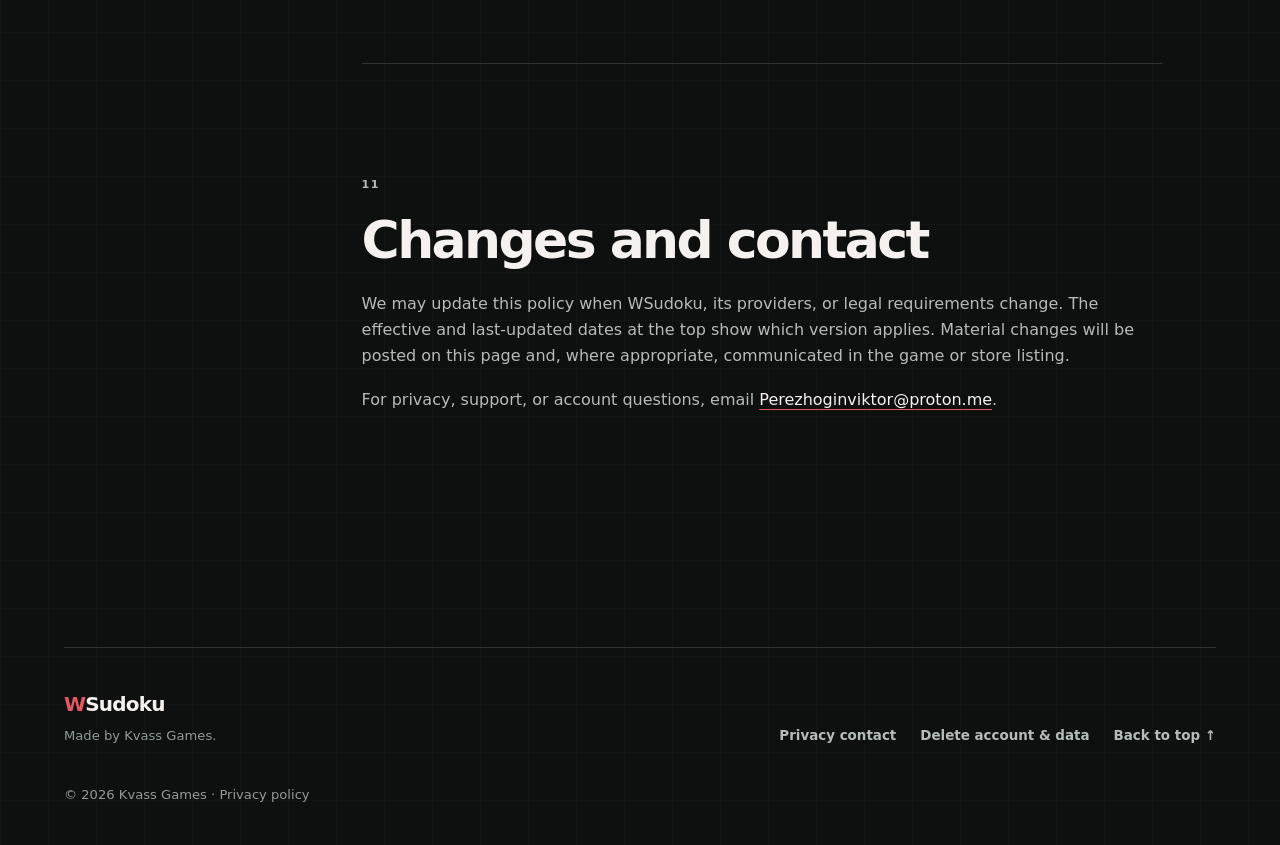
<file: privacy/index.html>
<!doctype html>
<html lang="en">
  <head>
    <meta charset="utf-8">
    <meta name="viewport" content="width=device-width, initial-scale=1">
    <meta name="theme-color" content="#0d100f">
    <meta
      name="description"
      content="Learn how WSudoku and Kvass Games handle game, account, Steam, Android, website, and support data."
    >
    <meta name="robots" content="index,follow">
    <link
      rel="canonical"
      href="https://perezhoginviktor.github.io/WSudoku-site/privacy/"
    >
    <meta property="og:title" content="WSudoku privacy policy">
    <meta
      property="og:description"
      content="How WSudoku handles local game data, online accounts, Steam profiles, Android advertising, purchases, and support requests."
    >
    <meta property="og:type" content="website">
    <meta
      property="og:url"
      content="https://perezhoginviktor.github.io/WSudoku-site/privacy/"
    >
    <title>WSudoku privacy policy · Kvass Games</title>
    <link rel="icon" href="../favicon.svg" type="image/svg+xml">
    <link rel="stylesheet" href="../styles.css">
    <link rel="stylesheet" href="styles.css">
  </head>
  <body>
    <a class="skip-link" href="#main">Skip to privacy policy</a>

    <header class="site-header">
      <div class="header-inner">
        <a class="wordmark" href="../" aria-label="WSudoku home">
          <span aria-hidden="true">W</span>Sudoku
        </a>
        <nav class="site-nav policy-nav" aria-label="Related pages">
          <a href="../delete-account/">Delete account &amp; data</a>
          <a href="../">WSudoku home</a>
        </nav>
      </div>
    </header>

    <main class="policy-main" id="main">
      <section class="policy-hero" aria-labelledby="page-title">
        <p class="eyebrow">WSUDOKU · PRIVACY</p>
        <h1 id="page-title">Privacy policy.</h1>
        <p class="policy-lede">
          This policy explains what WSudoku processes when you play locally,
          use online features, connect Steam, use the Android build, visit this
          website, or contact Kvass Games.
        </p>
        <dl class="policy-meta">
          <div>
            <dt>Effective</dt>
            <dd>31 July 2026</dd>
          </div>
          <div>
            <dt>Last updated</dt>
            <dd>31 July 2026</dd>
          </div>
          <div>
            <dt>Contact</dt>
            <dd><a href="mailto:Perezhoginviktor@proton.me">Perezhoginviktor@proton.me</a></dd>
          </div>
        </dl>
      </section>

      <section class="summary-panel" aria-labelledby="summary-title">
        <div>
          <p class="eyebrow">AT A GLANCE</p>
          <h2 id="summary-title">The short version</h2>
        </div>
        <div class="summary-grid">
          <article>
            <h3>Local play</h3>
            <p>Settings, local scores, and some profile data can remain only on your device.</p>
          </article>
          <article>
            <h3>Online play</h3>
            <p>Accounts, progression, results, and duel data are sent to the WSudoku service.</p>
          </article>
          <article>
            <h3>Public features</h3>
            <p>Your chosen name, profile presentation, and leaderboard results can be shown to other players.</p>
          </article>
          <article>
            <h3>Platforms</h3>
            <p>Steam and Google process some data under their own privacy policies.</p>
          </article>
        </div>
      </section>

      <div class="policy-layout">
        <nav class="policy-toc" aria-label="Privacy policy contents">
          <p>On this page</p>
          <ol>
            <li><a href="#who-we-are">Who we are</a></li>
            <li><a href="#data-we-process">Data we process</a></li>
            <li><a href="#public-data">What other players see</a></li>
            <li><a href="#purposes">Why we use data</a></li>
            <li><a href="#sharing">Who receives data</a></li>
            <li><a href="#retention">How long data remains</a></li>
            <li><a href="#rights">Your choices and rights</a></li>
            <li><a href="#account-deletion">Account deletion</a></li>
            <li><a href="#children">Children</a></li>
            <li><a href="#security">Security and transfers</a></li>
            <li><a href="#changes">Changes and contact</a></li>
          </ol>
        </nav>

        <div class="policy-content">
          <section class="policy-section" id="who-we-are">
            <p class="section-number">01</p>
            <h2>Who we are and what this covers</h2>
            <p>
              WSudoku is developed and operated under the name
              <strong>Kvass Games</strong>. Kvass Games is responsible for the
              WSudoku processing described in this policy. Privacy questions
              can be sent to
              <a href="mailto:Perezhoginviktor@proton.me">Perezhoginviktor@proton.me</a>.
            </p>
            <p>
              This policy covers the WSudoku desktop and Android builds, the
              WSudoku online account and game services, this website, and
              support or deletion requests. Steam, Google, GitHub, Proton, and
              other platform providers also process data for their own services
              under their own policies.
            </p>
          </section>

          <section class="policy-section" id="data-we-process">
            <p class="section-number">02</p>
            <h2>Data we process</h2>

            <div class="data-list">
              <article>
                <h3>This website</h3>
                <p>
                  The WSudoku website code contains no analytics or advertising
                  scripts, forms, browser storage, or first-party tracking
                  cookies. GitHub Pages hosts the site and may process ordinary
                  request information such as IP address, device or browser
                  information, requested page, referring page, and time of
                  access under
                  <a href="https://docs.github.com/en/site-policy/privacy-policies/github-general-privacy-statement">GitHub's privacy statement</a>.
                </p>
              </article>

              <article>
                <h3>Data stored on your device</h3>
                <p>
                  WSudoku can store a random app-generated identifier, profile
                  and progression data, local scores, graphics, audio,
                  vibration and language settings, online-account lifecycle
                  state, Android consent choices, and a local Remove Ads
                  entitlement. The random identifier is not an IMEI, serial
                  number, or other hardware identifier.
                </p>
                <p>
                  Android cloud backup and device-to-device transfer are
                  disabled for WSudoku app files. Clearing the app's storage or
                  uninstalling it removes local files; uninstalling alone does
                  not delete an online account.
                </p>
              </article>

              <article>
                <h3>Online account, profile, and progression</h3>
                <p>
                  When you use online features, WSudoku processes an internal
                  account ID, authentication link or random device credential,
                  sessions, client version, and platform. Profile data can
                  include your chosen username or display name, avatar seed,
                  level, XP, medals and cash, achievements, statistics,
                  language, unlocked or equipped themes, backgrounds and
                  frames, and creation or update times.
                </p>
              </article>

              <article>
                <h3>Solo, Daily, and leaderboard play</h3>
                <p>
                  Online runs can process the puzzle and solution, completed
                  board, difficulty, start and completion time, elapsed time,
                  score, mistakes, assistance penalties, puzzle or Daily ID,
                  run and request IDs, rewards, streaks, and leaderboard rank.
                  The server checks and calculates competitive results so that
                  clients cannot directly choose their own score or reward.
                </p>
              </article>

              <article>
                <h3>Online duels and private rooms</h3>
                <p>
                  WSudoku processes room and match IDs, room code, host and
                  player IDs, selected difficulty, ready and connection state,
                  moves and filled-cell progress, completion, disconnect,
                  forfeit or rematch events, result, reason, time, and reward.
                  Your opponent receives the profile and live progress needed
                  to play the match.
                </p>
              </article>

              <article>
                <h3>Steam</h3>
                <p>
                  If Steam is connected, WSudoku processes your SteamID64,
                  persona name, public avatar, equipped avatar frame and
                  mini-profile background, and a short-lived Steam
                  authentication ticket. The ticket is used to validate and
                  link your Steam account, then cleared. Steam-native scores,
                  result details, achievements, invites, and rich presence can
                  be sent to Valve. Avatar and profile media are fetched from
                  Steam or its content-delivery providers and cached in memory
                  by the game rather than uploaded as media to the WSudoku
                  server. See
                  <a href="https://store.steampowered.com/privacy_agreement/">Valve's privacy agreement</a>.
                </p>
              </article>

              <article>
                <h3>Android advertising and consent</h3>
                <p>
                  The Android build includes Google Mobile Ads and Google's
                  User Messaging Platform. According to Google's current
                  <a href="https://developers.google.com/admob/android/privacy/play-data-disclosure">Mobile Ads disclosure</a>,
                  the SDK automatically collects and shares IP address, which
                  can indicate general location; app launch, tap and ad or video
                  interactions; diagnostics such as launch time, hangs and
                  energy use; and identifiers such as the Android advertising
                  ID and app-set ID. Google says it uses this information for
                  advertising, analytics, and fraud prevention.
                </p>
                <p>
                  WSudoku checks consent through Google's consent interface and
                  requests ads only when that interface says ads may be
                  requested. A privacy-options form is available in Settings
                  when Google requires it. Buying Remove Ads prevents later ad
                  loading or display, but Google Play Billing and consent-state
                  checks can still operate.
                </p>
                <p>
                  Depending on the law where you live and the advertising
                  configuration, disclosures to Google for personalized ads may
                  be treated as a sale, sharing, or targeted advertising.
                  Google's consent and privacy interface provides the choices
                  that apply to that ad request.
                </p>
              </article>

              <article>
                <h3>Android purchases</h3>
                <p>
                  Google Play Billing processes the Remove Ads product,
                  purchase state, and purchase token. WSudoku uses the token
                  with Google to acknowledge the purchase and stores a local
                  owned/not-owned value. The current WSudoku service does not
                  receive the purchase token or order ID, and Kvass Games does
                  not receive full payment-card details. Google's handling is
                  described in the
                  <a href="https://policies.google.com/privacy">Google privacy policy</a>.
                </p>
              </article>

              <article>
                <h3>Support, privacy, and deletion requests</h3>
                <p>
                  If you email Kvass Games, we process your email address,
                  message, and any details you voluntarily provide. For account
                  deletion this may include a display name, platform,
                  approximate last-played date, internal Support ID, and the
                  information needed to verify account ownership. Never send a
                  password, device credential, purchase token, or full payment
                  receipt by email.
                </p>
              </article>

              <article>
                <h3>Technical and security information</h3>
                <p>
                  The WSudoku server and infrastructure provider necessarily
                  receive connection and request information such as IP
                  address, time, platform, client version, and network, error,
                  or security events. WSudoku does not include a separate
                  crash-reporting or first-party analytics SDK, but Google
                  Mobile Ads performs the diagnostics and interaction analytics
                  described above.
                </p>
                <p>
                  Authorized WSudoku administrators can search accounts by
                  identifiers such as username, internal Support ID, display
                  name, device credential, or linked Steam identity when they
                  need to resolve a request, investigate abuse, or operate the
                  service. Private audit records can include the administrator
                  and target account IDs, action details, and request IDs.
                </p>
              </article>
            </div>
          </section>

          <section class="policy-section" id="public-data">
            <p class="section-number">03</p>
            <h2>What other players can see</h2>
            <div class="notice">
              <p>
                <strong>Choose your username with care.</strong> Do not use your
                real name or other identifying information unless you want it
                associated with your WSudoku results.
              </p>
            </div>
            <p>
              Global and Daily leaderboard data sent to authenticated WSudoku
              players can include your account owner ID, rank, score, chosen
              username or Steam persona, platform, avatar seed, level, equipped
              game frame, puzzle or Daily information, elapsed time, mistakes,
              assistance penalties, and result identifiers. Not every field is
              always drawn on screen, but it may be included in the leaderboard
              response.
            </p>
            <p>
              For linked Steam entries, the response can include the exact
              SteamID64 so WSudoku can display Steam profile presentation and
              open the corresponding public Steam Community profile. Duel
              opponents can see your account ID, name, avatar, level, frame,
              platform, connection state, and live puzzle progress needed for
              the match.
            </p>
          </section>

          <section class="policy-section" id="purposes">
            <p class="section-number">04</p>
            <h2>Why we use data and our legal bases</h2>
            <p>
              Where laws such as the GDPR require a legal basis, Kvass Games
              relies on the bases below. The exact basis may depend on where
              you live and which feature you use.
            </p>
            <div class="table-wrap" role="region" aria-label="Purposes and legal bases" tabindex="0">
              <table>
                <thead>
                  <tr>
                    <th scope="col">Purpose</th>
                    <th scope="col">Legal basis</th>
                  </tr>
                </thead>
                <tbody>
                  <tr>
                    <td>Provide local play, accounts, synchronization, leaderboards, Daily puzzles, online duels, and Steam linking you request</td>
                    <td>Performance of our agreement with you or steps you request before using the service</td>
                  </tr>
                  <tr>
                    <td>Validate scores, prevent cheating or abuse, secure accounts, troubleshoot failures, and protect the service</td>
                    <td>Our legitimate interests in a reliable, fair, and secure game service</td>
                  </tr>
                  <tr>
                    <td>Show Android advertising and remember privacy choices</td>
                    <td>Your consent where required; Google may also rely on bases described in its policy</td>
                  </tr>
                  <tr>
                    <td>Process and restore the Remove Ads purchase</td>
                    <td>Performance of the purchase agreement and applicable legal obligations</td>
                  </tr>
                  <tr>
                    <td>Answer support, privacy, and deletion requests</td>
                    <td>Our legitimate interests in supporting users and complying with legal obligations</td>
                  </tr>
                  <tr>
                    <td>Publish and protect this website</td>
                    <td>Our legitimate interests in communicating about and supporting WSudoku</td>
                  </tr>
                </tbody>
              </table>
            </div>
          </section>

          <section class="policy-section" id="sharing">
            <p class="section-number">05</p>
            <h2>Who receives data</h2>
            <ul class="recipient-list">
              <li>
                <strong>Other WSudoku players</strong> receive the public
                profile, leaderboard, and duel information described above.
              </li>
              <li>
                <strong>Valve and Steam content-delivery providers</strong>
                handle Steam authentication, profiles and profile media,
                leaderboards, achievements, invites, and rich presence.
              </li>
              <li>
                <strong>Google</strong> handles Android consent, advertising,
                diagnostics and ad interactions, and Google Play purchases.
              </li>
              <li>
                <strong>OVHcloud</strong> supplies infrastructure used to host
                the WSudoku account, database, networking, and online game
                service. Its exact contracting entity and datacenter region
                depend on the server subscription. See
                <a href="https://www.ovhcloud.com/en/terms-and-conditions/privacy-policy/">OVHcloud's privacy policy</a>.
              </li>
              <li>
                <strong>GitHub</strong> hosts this website through GitHub Pages.
              </li>
              <li>
                <strong>Proton</strong> provides the mailbox used for support
                and privacy requests under
                <a href="https://proton.me/legal/privacy">Proton's privacy policy</a>.
              </li>
            </ul>
            <p>
              We may also disclose information when reasonably necessary to
              comply with law, respond to valid legal process, protect users or
              the service, investigate fraud or abuse, or complete a business
              reorganization. If ownership of WSudoku changes, relevant data
              may transfer with the service subject to applicable law.
            </p>
          </section>

          <section class="policy-section" id="retention">
            <p class="section-number">06</p>
            <h2>How long data remains</h2>
            <p>
              Some systems use retention criteria rather than a fixed number
              of days. We keep data only for the period or purpose described
              below, subject to legal, security, dispute, and backup needs.
            </p>
            <div class="table-wrap" role="region" aria-label="Data retention" tabindex="0">
              <table>
                <thead>
                  <tr>
                    <th scope="col">Data</th>
                    <th scope="col">Retention</th>
                  </tr>
                </thead>
                <tbody>
                  <tr>
                    <td>Local settings, profile, scores, consent, and entitlement</td>
                    <td>Until overwritten, reset where applicable, app storage is cleared, or the app is uninstalled</td>
                  </tr>
                  <tr>
                    <td>Online account, profile, progression, economy, achievements, and account-linked leaderboard data</td>
                    <td>While the account remains active, until replaced, or until account deletion; WSudoku currently has no automatic inactivity expiry</td>
                  </tr>
                  <tr>
                    <td>Solo and Daily runs, result markers, and persistent duel results</td>
                    <td>While needed to provide account history, rewards, competitive integrity, and leaderboards, ordinarily until account deletion</td>
                  </tr>
                  <tr>
                    <td>Live match and room state</td>
                    <td>For the active room or match and as long as needed to settle or clean it up; derived result and reward records may remain with the account</td>
                  </tr>
                  <tr>
                    <td>Server, error, security, and abuse-prevention records</td>
                    <td>For as long as reasonably needed to secure, troubleshoot, and protect the service, resolve disputes, and meet legal duties</td>
                  </tr>
                  <tr>
                    <td>Deletion marker</td>
                    <td>An internal deleted-account identifier may remain as long as needed to prevent deleted data becoming active if an older backup is restored</td>
                  </tr>
                  <tr>
                    <td>Support and deletion correspondence</td>
                    <td>For as long as needed to answer and secure the request; deletion correspondence may remain for up to 90 days after completion unless law requires longer</td>
                  </tr>
                  <tr>
                    <td>Steam, Google, GitHub Pages, and Proton data</td>
                    <td>According to each provider's own retention and account controls</td>
                  </tr>
                </tbody>
              </table>
            </div>
          </section>

          <section class="policy-section" id="rights">
            <p class="section-number">07</p>
            <h2>Your choices and privacy rights</h2>
            <p>Depending on your location, you may have rights to:</p>
            <ul>
              <li>ask for access to or a copy of personal data about you;</li>
              <li>correct inaccurate profile or account information;</li>
              <li>ask for deletion, restriction, or portability;</li>
              <li>object to processing based on legitimate interests; and</li>
              <li>withdraw consent without affecting earlier lawful processing.</li>
            </ul>
            <p>
              You can change supported profile and privacy settings in the app.
              On Android, open <strong>Settings → Privacy options</strong> when
              that option is required and available. You can also reset or
              limit the advertising identifier through Android settings and
              manage Steam or Google data through those accounts.
            </p>
            <p>
              To exercise a right, email
              <a href="mailto:Perezhoginviktor@proton.me?subject=WSudoku%20privacy%20request">Perezhoginviktor@proton.me</a>.
              We may request enough information to verify the account and keep
              someone else from accessing or deleting it. If you are in the
              EEA, you may complain to your local data-protection authority. In
              Sweden, that authority is
              <a href="https://www.imy.se/en/individuals/data-protection/your-rights-as-a-data-subject/">Integritetsskyddsmyndigheten (IMY)</a>.
            </p>
          </section>

          <section class="policy-section" id="account-deletion">
            <p class="section-number">08</p>
            <h2>Account deletion</h2>
            <div class="action-panel">
              <div>
                <h3>Delete inside WSudoku</h3>
                <p>Open <strong>Settings → Account → Delete account</strong> and confirm.</p>
              </div>
              <a class="button button-secondary" href="../delete-account/">Full deletion instructions</a>
            </div>
            <p>
              You can also use the public deletion page at
              <a href="https://perezhoginviktor.github.io/WSudoku-site/delete-account/">perezhoginviktor.github.io/WSudoku-site/delete-account/</a>
              without access to the app. Kvass Games aims to acknowledge an
              email request within 7 days and complete a verified request
              within 30 days.
            </p>
            <p>
              A successful normal-account deletion removes the server account,
              authentication links and sessions, user-owned storage, wallet,
              public and personal WSudoku leaderboard records, and associated
              profile and progression data. For in-app deletion, or after
              WSudoku later detects an externally deleted account, the client
              clears its known account-profile and score files. An external
              request cannot directly erase files on a device that does not
              reconnect; clear app storage or uninstall WSudoku to remove them.
              Local language, audio, display, vibration, consent, and
              purchase-entitlement settings can remain until then.
            </p>
            <p>
              Limited records may remain where needed to honor the deletion,
              secure the service, document a request, comply with law, or
              handle an older backup. If a deleted account previously performed
              administrator actions, its internal UUID may remain in private
              audit records belonging to affected accounts until those records
              are deleted or separately scrubbed. Account deletion does not
              delete Steam-native leaderboard entries or achievements, Google
              Play transaction records, or other data controlled by Valve or
              Google. Uninstalling WSudoku does not by itself delete an online
              account.
            </p>
          </section>

          <section class="policy-section" id="children">
            <p class="section-number">09</p>
            <h2>Children</h2>
            <p>
              WSudoku does not ask for a date of birth. At the date of this
              policy, Android is a test build rather than a public Google Play
              release. Before a public store release, Kvass Games will select
              and configure its target audience and update this section if the
              resulting data treatment changes.
            </p>
            <p>
              If you are a parent or guardian and believe a child has provided
              personal data through WSudoku without the authorization required
              where you live, contact Kvass Games. We will review the request
              and delete or restrict the data when required.
            </p>
          </section>

          <section class="policy-section" id="security">
            <p class="section-number">10</p>
            <h2>Security and international processing</h2>
            <p>
              WSudoku uses measures designed to protect account and game data,
              including authenticated server operations, server-side score and
              result validation, access controls, short-lived Steam tickets,
              and online clients configured for encrypted connections. No
              storage or transmission method is completely secure.
            </p>
            <p>
              Platform, hosting, content-delivery, website, and email providers
              may process information in countries outside your own. Their
              privacy policies describe their processing and transfer
              arrangements. Contact Kvass Games if you need information about
              safeguards applicable to your WSudoku data.
            </p>
          </section>

          <section class="policy-section" id="changes">
            <p class="section-number">11</p>
            <h2>Changes and contact</h2>
            <p>
              We may update this policy when WSudoku, its providers, or legal
              requirements change. The effective and last-updated dates at the
              top show which version applies. Material changes will be posted
              on this page and, where appropriate, communicated in the game or
              store listing.
            </p>
            <p>
              For privacy, support, or account questions, email
              <a href="mailto:Perezhoginviktor@proton.me">Perezhoginviktor@proton.me</a>.
            </p>
          </section>
        </div>
      </div>
    </main>

    <footer class="site-footer">
      <div class="footer-brand">
        <a class="wordmark" href="../" aria-label="WSudoku home">
          <span aria-hidden="true">W</span>Sudoku
        </a>
        <p>Made by Kvass Games.</p>
      </div>
      <div class="footer-links">
        <a href="mailto:Perezhoginviktor@proton.me?subject=WSudoku%20privacy%20question">Privacy contact</a>
        <a href="../delete-account/">Delete account &amp; data</a>
        <a href="#main">Back to top <span aria-hidden="true">↑</span></a>
      </div>
      <p class="copyright">© 2026 Kvass Games · Privacy policy</p>
    </footer>
  </body>
</html>
</file>
<file: styles.css>
@font-face {
  font-family: "WSudoku Nerd Symbols";
  src: url("assets/fonts/wsudoku-nerd-symbols.woff") format("woff");
  font-display: block;
  font-style: normal;
  font-weight: 400;
  unicode-range: U+F1B6;
}

:root {
  color-scheme: dark;
  --page: #0d100f;
  --surface: #141817;
  --surface-strong: #1a1f1d;
  --line: #2c3330;
  --line-strong: #424b47;
  --text: #f4f1ee;
  --muted: #b5bcb8;
  --quiet: #929b96;
  --accent: #e45865;
  --accent-hover: #f06a76;
  --accent-ink: #19090b;
  --steam: #eef3f7;
  --steam-ink: #111820;
  --max-width: 72rem;
  --header-height: 4.5rem;
  font-family: Inter, ui-sans-serif, system-ui, -apple-system, BlinkMacSystemFont,
    "Segoe UI", sans-serif;
  font-synthesis: none;
  scroll-behavior: smooth;
}

* {
  box-sizing: border-box;
}

html {
  background: var(--page);
}

body {
  min-width: 20rem;
  margin: 0;
  background:
    linear-gradient(rgba(255, 255, 255, 0.018) 1px, transparent 1px),
    linear-gradient(90deg, rgba(255, 255, 255, 0.018) 1px, transparent 1px),
    var(--page);
  background-size: 3rem 3rem;
  color: var(--text);
  font-size: 1rem;
  line-height: 1.6;
  text-rendering: optimizeLegibility;
}

img {
  display: block;
  max-width: 100%;
  height: auto;
}

a {
  color: inherit;
}

button,
a {
  -webkit-tap-highlight-color: transparent;
}

button {
  font: inherit;
}

:focus-visible {
  outline: 3px solid #ffffff;
  outline-offset: 4px;
}

.skip-link {
  position: fixed;
  z-index: 100;
  top: 0.75rem;
  left: 0.75rem;
  padding: 0.7rem 0.9rem;
  transform: translateY(-150%);
  border-radius: 0.4rem;
  background: var(--text);
  color: var(--page);
  font-weight: 800;
  text-decoration: none;
}

.skip-link:focus {
  transform: translateY(0);
}

.site-header {
  position: sticky;
  z-index: 20;
  top: 0;
  border-bottom: 1px solid var(--line);
  background: rgba(13, 16, 15, 0.96);
}

.header-inner {
  display: flex;
  width: min(calc(100% - 2rem), var(--max-width));
  min-height: var(--header-height);
  align-items: center;
  justify-content: space-between;
  gap: 2rem;
  margin: 0 auto;
}

.wordmark {
  flex: 0 0 auto;
  color: var(--text);
  font-size: 1.25rem;
  font-weight: 720;
  letter-spacing: -0.04em;
  text-decoration: none;
}

.wordmark span {
  color: var(--accent);
}

.site-nav {
  display: flex;
  align-items: center;
  gap: 1.5rem;
}

.site-nav a {
  color: var(--muted);
  font-size: 0.88rem;
  font-weight: 650;
  text-decoration: none;
}

.site-nav a:hover {
  color: var(--text);
}

.site-nav .nav-steam {
  padding: 0.55rem 0.85rem;
  border: 1px solid var(--line-strong);
  border-radius: 0.45rem;
  background: var(--surface-strong);
  color: var(--text);
}

.site-nav .nav-steam:hover {
  border-color: var(--muted);
}

.nav-toggle {
  display: none;
  width: 2.75rem;
  height: 2.75rem;
  align-items: center;
  justify-content: center;
  border: 1px solid var(--line-strong);
  border-radius: 0.45rem;
  background: var(--surface);
  color: var(--text);
  cursor: pointer;
}

.nav-toggle span {
  position: absolute;
  width: 1.15rem;
  height: 1px;
  background: currentColor;
  transition: transform 160ms ease;
}

.nav-toggle span:first-child {
  transform: translateY(-0.25rem);
}

.nav-toggle span:last-child {
  transform: translateY(0.25rem);
}

.nav-toggle[aria-expanded="true"] span:first-child {
  transform: rotate(45deg);
}

.nav-toggle[aria-expanded="true"] span:last-child {
  transform: rotate(-45deg);
}

main,
.site-footer {
  width: min(calc(100% - 2rem), var(--max-width));
  margin-inline: auto;
}

.hero {
  display: grid;
  min-height: min(46rem, calc(100svh - var(--header-height)));
  align-items: center;
  grid-template-columns: minmax(0, 0.82fr) minmax(28rem, 1.18fr);
  gap: clamp(2.5rem, 5vw, 5.5rem);
  padding: clamp(4.5rem, 9vw, 8rem) 0;
}

.eyebrow,
.platform-label {
  margin: 0 0 0.9rem;
  color: var(--accent);
  font-size: 0.72rem;
  font-weight: 800;
  letter-spacing: 0.13em;
  line-height: 1.4;
  text-transform: uppercase;
}

.hero h1 {
  margin: 0;
  font-size: clamp(4.5rem, 9vw, 7.5rem);
  font-weight: 620;
  letter-spacing: -0.075em;
  line-height: 0.9;
}

.hero h1::first-letter {
  color: var(--accent);
}

.hero-lede {
  max-width: 38rem;
  margin: 1.7rem 0 0;
  color: var(--muted);
  font-size: clamp(1.05rem, 1.6vw, 1.25rem);
  line-height: 1.7;
}

.hero-actions {
  display: flex;
  flex-wrap: wrap;
  gap: 0.75rem;
  margin-top: 2rem;
}

.button {
  display: inline-flex;
  min-height: 3.2rem;
  align-items: center;
  justify-content: center;
  gap: 0.7rem;
  padding: 0.78rem 1.15rem;
  border: 1px solid transparent;
  border-radius: 0.48rem;
  font-size: 0.9rem;
  font-weight: 760;
  line-height: 1.2;
  text-align: center;
  text-decoration: none;
  transition:
    background-color 140ms ease,
    border-color 140ms ease,
    color 140ms ease;
}

.button-steam {
  background: var(--steam);
  color: var(--steam-ink);
}

.button-steam:hover {
  background: #ffffff;
}

.button-secondary {
  border-color: var(--line-strong);
  background: var(--surface);
  color: var(--text);
}

.button-secondary:hover {
  border-color: var(--muted);
  background: var(--surface-strong);
}

.steam-mark {
  display: inline-block;
  width: 1.2em;
  flex: 0 0 auto;
  font-family: "WSudoku Nerd Symbols", sans-serif;
  font-size: 1.35em;
  font-style: normal;
  font-weight: 400;
  line-height: 1;
  text-align: center;
}

.steam-mark::before {
  content: "\f1b6";
}

.store-note {
  margin: 1rem 0 0;
  color: var(--quiet);
  font-size: 0.82rem;
}

.hero-media {
  margin: 0;
  overflow: hidden;
  border: 1px solid var(--line-strong);
  border-radius: 0.7rem;
  background: #090b0a;
}

.hero-media img {
  width: 100%;
  aspect-ratio: 1.72 / 1;
  object-fit: cover;
}

.section {
  padding: clamp(4.5rem, 9vw, 7.5rem) 0;
  border-top: 1px solid var(--line);
  scroll-margin-top: calc(var(--header-height) + 1rem);
}

.section-intro {
  max-width: 45rem;
  margin-bottom: 2.5rem;
}

.section-intro h2,
.steam-cta h2 {
  max-width: 48rem;
  margin: 0;
  font-size: clamp(2.35rem, 5vw, 4.4rem);
  font-weight: 610;
  letter-spacing: -0.055em;
  line-height: 1.02;
}

.section-intro > p:last-child,
.section-intro-row > p,
.steam-cta p {
  margin: 1.2rem 0 0;
  color: var(--muted);
  font-size: 1.05rem;
}

.feature-grid {
  display: grid;
  grid-template-columns: repeat(4, minmax(0, 1fr));
  border-top: 1px solid var(--line);
  border-left: 1px solid var(--line);
}

.feature-grid article {
  min-height: 18rem;
  padding: 1.5rem;
  border-right: 1px solid var(--line);
  border-bottom: 1px solid var(--line);
  background: rgba(20, 24, 23, 0.88);
}

.feature-grid h3,
.platform-card h3 {
  margin: 1.8rem 0 0.65rem;
  font-size: 1.16rem;
  letter-spacing: -0.025em;
}

.feature-grid p,
.platform-card > p {
  margin: 0;
  color: var(--muted);
  font-size: 0.94rem;
}

.feature-icon {
  display: inline-flex;
  width: 2.7rem;
  height: 2.7rem;
  align-items: center;
  justify-content: center;
  border: 1px solid var(--line-strong);
  border-radius: 0.45rem;
  color: var(--accent);
  font-size: 1.1rem;
  font-weight: 800;
}

.feature-icon-calendar {
  font-size: 0.8rem;
  letter-spacing: 0.03em;
}

.feature-icon-versus {
  font-size: 0.72rem;
}

.feature-icon-frame {
  position: relative;
}

.feature-icon-frame::before {
  width: 1rem;
  height: 1rem;
  border: 1px dashed currentColor;
  border-radius: 50%;
  content: "";
}

.section-intro-row {
  display: grid;
  max-width: none;
  align-items: end;
  grid-template-columns: minmax(0, 1fr) minmax(18rem, 0.62fr);
  gap: 3rem;
}

.section-intro-row > p {
  margin: 0 0 0.35rem;
}

.screenshot-grid {
  display: grid;
  grid-template-columns: repeat(2, minmax(0, 1fr));
  gap: 1rem;
}

.screenshot-grid figure {
  display: flex;
  min-width: 0;
  margin: 0;
  flex-direction: column;
  padding: 0.5rem;
  border: 1px solid var(--line);
  border-radius: 0.65rem;
  background: var(--surface);
}

.screenshot-grid img {
  width: 100%;
  border-radius: 0.35rem;
  background: #070908;
  object-fit: cover;
}

.screenshot-wide img {
  aspect-ratio: 16 / 9;
}

.screenshot-grid figcaption {
  padding: 0.85rem 0.6rem 0.35rem;
  color: var(--quiet);
  font-size: 0.82rem;
}

.platform-grid {
  display: grid;
  grid-template-columns: repeat(2, minmax(0, 1fr));
  gap: 1rem;
}

.platform-card {
  display: flex;
  min-height: 22rem;
  flex-direction: column;
  padding: clamp(1.5rem, 3vw, 2.25rem);
  border: 1px solid var(--line);
  border-radius: 0.65rem;
  background: var(--surface);
}

.platform-card-primary {
  border-color: #5b3c40;
}

.platform-heading {
  display: flex;
  align-items: flex-start;
  justify-content: space-between;
  gap: 1rem;
}

.platform-heading .platform-label {
  margin-bottom: 0.45rem;
}

.platform-heading h3 {
  margin: 0;
  font-size: clamp(1.5rem, 2.5vw, 2rem);
}

.platform-badge {
  padding: 0.35rem 0.55rem;
  border: 1px solid #6a737b;
  border-radius: 999px;
  color: #dce5ec;
  font-size: 0.7rem;
  font-weight: 800;
  letter-spacing: 0.07em;
  text-transform: uppercase;
}

.platform-badge-muted {
  border-color: var(--line-strong);
  color: var(--muted);
}

.platform-card > p {
  max-width: 34rem;
  margin-top: 1.25rem;
}

.platform-card .button {
  align-self: flex-start;
  margin-top: auto;
}

.steam-cta {
  display: flex;
  align-items: center;
  justify-content: space-between;
  gap: 3rem;
  margin: 1rem 0 clamp(4.5rem, 9vw, 7.5rem);
  padding: clamp(2rem, 5vw, 4rem);
  border: 1px solid #653f44;
  border-radius: 0.7rem;
  background: #191516;
}

.steam-cta h2 {
  font-size: clamp(2rem, 4vw, 3.5rem);
}

.steam-cta p:not(.eyebrow) {
  margin-top: 0.7rem;
}

.button-large {
  min-height: 3.6rem;
  flex: 0 0 auto;
  padding-inline: 1.4rem;
}

.site-footer {
  display: grid;
  align-items: end;
  grid-template-columns: 1fr auto;
  gap: 2rem;
  padding: 2.5rem 0;
  border-top: 1px solid var(--line);
}

.footer-brand p,
.copyright {
  margin: 0.35rem 0 0;
  color: var(--quiet);
  font-size: 0.82rem;
}

.footer-links {
  display: flex;
  flex-wrap: wrap;
  justify-content: flex-end;
  gap: 1.5rem;
}

.footer-links a {
  color: var(--muted);
  font-size: 0.84rem;
  font-weight: 650;
  text-decoration: none;
}

.footer-links a:hover {
  color: var(--text);
  text-decoration: underline;
  text-underline-offset: 0.25rem;
}

.copyright {
  grid-column: 1 / -1;
}

@media (max-width: 62rem) {
  .hero {
    min-height: auto;
    grid-template-columns: 1fr;
  }

  .hero-copy {
    max-width: 43rem;
  }

  .hero-media {
    width: 100%;
  }

  .feature-grid {
    grid-template-columns: repeat(2, minmax(0, 1fr));
  }

  .feature-grid article {
    min-height: 15rem;
  }
}

@media (max-width: 48rem) {
  :root {
    --header-height: 4.25rem;
  }

  .header-inner {
    flex-wrap: wrap;
    gap: 0;
  }

  .site-nav {
    width: 100%;
    flex-wrap: wrap;
    justify-content: flex-start;
    gap: 0.75rem 1.25rem;
    padding: 0 0 1rem;
  }

  .js .nav-toggle {
    position: relative;
    display: inline-flex;
  }

  .js .site-nav {
    display: none;
  }

  .js .site-nav.is-open {
    display: flex;
  }

  .js .site-nav a:not(.nav-steam) {
    width: 100%;
    padding-block: 0.35rem;
  }

  .section-intro-row {
    display: block;
  }

  .section-intro-row > p {
    margin-top: 1.2rem;
  }

  .screenshot-grid {
    grid-template-columns: 1fr;
  }

  .platform-grid {
    grid-template-columns: 1fr;
  }

  .platform-card {
    min-height: 19rem;
  }

  .steam-cta {
    align-items: flex-start;
    flex-direction: column;
  }

  .site-footer {
    display: flex;
    align-items: flex-start;
    flex-direction: column;
  }

  .footer-links {
    justify-content: flex-start;
  }
}

@media (max-width: 34rem) {
  main,
  .site-footer,
  .header-inner {
    width: min(calc(100% - 1.25rem), var(--max-width));
  }

  .hero {
    padding-block: 3.5rem;
  }

  .hero h1 {
    font-size: clamp(4rem, 22vw, 5.5rem);
  }

  .hero-actions,
  .hero-actions .button,
  .platform-card .button,
  .steam-cta .button {
    width: 100%;
  }

  .feature-grid {
    grid-template-columns: 1fr;
  }

  .feature-grid article {
    min-height: 0;
  }

  .platform-heading {
    align-items: flex-start;
    flex-direction: column-reverse;
  }
}

@media (prefers-reduced-motion: reduce) {
  :root {
    scroll-behavior: auto;
  }

  *,
  *::before,
  *::after {
    transition-duration: 0.01ms !important;
  }
}

@media print {
  .site-header,
  .hero-actions,
  .steam-cta,
  .footer-links {
    display: none;
  }

  body {
    background: #ffffff;
    color: #111111;
  }
}
</file>
<file: delete-account/styles.css>
:root {
  color-scheme: light dark;
  --background: #f4f0e9;
  --surface: rgba(255, 255, 255, 0.76);
  --surface-strong: #fffdf8;
  --text: #20201d;
  --muted: #68655f;
  --line: rgba(32, 32, 29, 0.16);
  --accent: #a23d45;
  --accent-strong: #802d34;
  --accent-soft: rgba(162, 61, 69, 0.1);
  --button-text: #fff8f6;
  --shadow: 0 24px 70px rgba(61, 46, 32, 0.1);
  font-family:
    Inter, "Noto Sans", "Segoe UI", Roboto, Helvetica, Arial, sans-serif;
  font-synthesis: none;
}

* {
  box-sizing: border-box;
}

html {
  background: var(--background);
  scroll-behavior: smooth;
}

body {
  min-height: 100vh;
  margin: 0;
  color: var(--text);
  background:
    radial-gradient(circle at 84% 8%, rgba(164, 138, 60, 0.12), transparent 24rem),
    linear-gradient(135deg, rgba(162, 61, 69, 0.05), transparent 40%),
    var(--background);
  line-height: 1.65;
  text-rendering: optimizeLegibility;
  -webkit-font-smoothing: antialiased;
}

a {
  color: var(--accent);
  text-underline-offset: 0.2em;
}

a:hover {
  text-decoration-thickness: 0.14em;
}

a:focus-visible {
  border-radius: 0.25rem;
  outline: 3px solid var(--accent);
  outline-offset: 4px;
}

.skip-link {
  position: fixed;
  z-index: 10;
  top: 0.75rem;
  left: 0.75rem;
  padding: 0.65rem 0.9rem;
  transform: translateY(-180%);
  border-radius: 0.6rem;
  background: var(--text);
  color: var(--background);
  font-weight: 700;
  transition: transform 160ms ease;
}

.skip-link:focus {
  transform: translateY(0);
}

.site-header,
main,
footer {
  width: min(72rem, calc(100% - 3rem));
  margin-inline: auto;
}

.site-header {
  display: flex;
  align-items: center;
  justify-content: space-between;
  gap: 1rem;
  padding-block: 2rem;
}

.brand {
  display: inline-flex;
  align-items: center;
  gap: 0.8rem;
  color: var(--text);
  font-size: 0.78rem;
  font-weight: 750;
  letter-spacing: 0.14em;
  text-decoration: none;
}

.brand-mark {
  display: grid;
  grid-template-columns: repeat(3, 0.28rem);
  gap: 0.2rem;
}

.brand-mark i {
  width: 0.28rem;
  aspect-ratio: 1;
  border-radius: 50%;
  background: var(--muted);
}

.brand-mark i:nth-child(5) {
  background: var(--accent);
  transform: scale(1.35);
}

.back-link {
  color: var(--muted);
  font-size: 0.86rem;
  font-weight: 650;
  text-decoration: none;
}

.header-links {
  display: flex;
  flex-wrap: wrap;
  justify-content: flex-end;
  gap: 1rem;
}

.hero {
  max-width: 55rem;
  padding: clamp(3rem, 8vw, 7rem) 0 clamp(2.5rem, 6vw, 5rem);
}

.eyebrow,
.step {
  margin: 0 0 1rem;
  color: var(--accent);
  font-size: 0.75rem;
  font-weight: 800;
  letter-spacing: 0.12em;
}

h1,
h2 {
  margin-top: 0;
  line-height: 1.08;
  letter-spacing: -0.035em;
}

h1 {
  max-width: 13ch;
  margin-bottom: 1.5rem;
  font-size: clamp(3.2rem, 9vw, 7rem);
  font-weight: 650;
}

h2 {
  margin-bottom: 1.2rem;
  font-size: clamp(1.65rem, 4vw, 2.35rem);
  font-weight: 650;
}

.lede {
  max-width: 49rem;
  margin-bottom: 1.4rem;
  color: var(--muted);
  font-size: clamp(1.08rem, 2.5vw, 1.35rem);
}

code {
  overflow-wrap: anywhere;
  color: var(--accent);
}

.warning {
  display: inline-block;
  margin: 0;
  padding: 0.7rem 0.9rem;
  border-left: 3px solid var(--accent);
  background: var(--accent-soft);
  font-weight: 650;
}

.method-grid {
  display: grid;
  grid-template-columns: repeat(2, minmax(0, 1fr));
  gap: 1.5rem;
}

.card,
.wide-card {
  border: 1px solid var(--line);
  border-radius: 1.25rem;
  background: var(--surface);
  box-shadow: var(--shadow);
  backdrop-filter: blur(14px);
}

.card {
  padding: clamp(1.5rem, 4vw, 2.6rem);
}

.card-accent {
  border-color: color-mix(in srgb, var(--accent) 42%, transparent);
}

.wide-card {
  margin-top: 1.5rem;
  padding: clamp(1.5rem, 5vw, 3.2rem);
}

.card > :last-child,
.wide-card > :last-child {
  margin-bottom: 0;
}

li + li {
  margin-top: 0.45rem;
}

.email-button {
  display: flex;
  min-height: 3.5rem;
  align-items: center;
  justify-content: center;
  margin: 1.5rem 0 0.75rem;
  padding: 0.85rem 1rem;
  border: 1px solid var(--accent);
  border-radius: 0.85rem;
  background: var(--accent);
  color: var(--button-text);
  font-weight: 750;
  text-align: center;
  text-decoration: none;
  transition:
    transform 180ms ease,
    background-color 180ms ease;
}

.email-button:hover,
.email-button:focus-visible {
  transform: translateY(-2px);
  background: var(--accent-strong);
}

.email-address {
  display: block;
  overflow-wrap: anywhere;
  text-align: center;
}

.small {
  color: var(--muted);
  font-size: 0.9rem;
}

.columns {
  columns: 2 20rem;
  column-gap: 3rem;
}

.columns li {
  break-inside: avoid;
  margin-bottom: 0.7rem;
}

dl {
  display: grid;
  grid-template-columns: repeat(2, minmax(0, 1fr));
  gap: 1px;
  overflow: hidden;
  margin: 2rem 0;
  border: 1px solid var(--line);
  border-radius: 0.8rem;
  background: var(--line);
}

dl div {
  padding: 1.1rem 1.25rem;
  background: var(--surface-strong);
}

dt {
  font-weight: 700;
}

dd {
  margin: 0.35rem 0 0;
  color: var(--muted);
}

.contact {
  padding: clamp(4rem, 10vw, 8rem) 0;
  text-align: center;
}

.contact h2 {
  margin-bottom: 0.7rem;
}

.contact p {
  margin: 0;
}

footer {
  display: flex;
  justify-content: space-between;
  gap: 1rem;
  padding: 1.5rem 0 2.5rem;
  border-top: 1px solid var(--line);
  color: var(--muted);
  font-size: 0.8rem;
  letter-spacing: 0.04em;
}

footer a {
  color: inherit;
}

@media (max-width: 47rem) {
  .site-header,
  main,
  footer {
    width: min(100% - 1.5rem, 40rem);
  }

  .site-header {
    padding-block: 1.25rem;
  }

  .hero {
    padding-top: 3.5rem;
  }

  .method-grid,
  dl {
    grid-template-columns: 1fr;
  }

  .card,
  .wide-card {
    border-radius: 0.9rem;
  }

  footer {
    flex-direction: column;
  }
}

@media (prefers-reduced-motion: reduce) {
  html {
    scroll-behavior: auto;
  }

  *,
  *::before,
  *::after {
    scroll-behavior: auto !important;
    transition-duration: 0.01ms !important;
  }
}

@media (prefers-color-scheme: dark) {
  :root {
    --background: #141112;
    --surface: rgba(32, 26, 28, 0.82);
    --surface-strong: #201a1c;
    --text: #f7f1ed;
    --muted: #aaa1a0;
    --line: rgba(247, 239, 235, 0.14);
    --accent: #df4d5c;
    --accent-strong: #f0616f;
    --accent-soft: rgba(223, 77, 92, 0.11);
    --button-text: #141112;
    --shadow: 0 24px 70px rgba(0, 0, 0, 0.28);
  }
}
</file>
<file: privacy/styles.css>
.policy-main {
  padding-bottom: clamp(4rem, 8vw, 7rem);
}

.policy-hero {
  max-width: 60rem;
  padding: clamp(5rem, 11vw, 9rem) 0 clamp(3.5rem, 8vw, 6rem);
}

.policy-hero h1 {
  max-width: 12ch;
  margin: 0;
  font-size: clamp(3.6rem, 10vw, 7.6rem);
  font-weight: 610;
  letter-spacing: -0.075em;
  line-height: 0.92;
}

.policy-hero h1::first-letter {
  color: var(--accent);
}

.policy-lede {
  max-width: 51rem;
  margin: 1.8rem 0 0;
  color: var(--muted);
  font-size: clamp(1.08rem, 2vw, 1.3rem);
  line-height: 1.75;
}

.policy-meta {
  display: flex;
  flex-wrap: wrap;
  gap: 1rem 2.5rem;
  margin: 2.5rem 0 0;
}

.policy-meta div {
  min-width: 9rem;
}

.policy-meta dt,
.policy-toc > p,
.section-number {
  color: var(--quiet);
  font-size: 0.7rem;
  font-weight: 800;
  letter-spacing: 0.12em;
  text-transform: uppercase;
}

.policy-meta dd {
  margin: 0.2rem 0 0;
  color: var(--text);
  font-size: 0.9rem;
}

.policy-meta a,
.policy-content a {
  color: var(--text);
  text-decoration-color: var(--accent);
  text-decoration-thickness: 0.08em;
  text-underline-offset: 0.22em;
}

.policy-meta a:hover,
.policy-content a:hover {
  color: var(--accent-hover);
}

.summary-panel {
  display: grid;
  grid-template-columns: minmax(12rem, 0.38fr) minmax(0, 1fr);
  gap: clamp(2rem, 6vw, 6rem);
  padding: clamp(2rem, 5vw, 3.5rem);
  border: 1px solid var(--line);
  background: var(--surface);
}

.summary-panel h2 {
  margin: 0;
  font-size: clamp(2rem, 4vw, 3rem);
  font-weight: 610;
  letter-spacing: -0.05em;
  line-height: 1.05;
}

.summary-grid {
  display: grid;
  grid-template-columns: repeat(2, minmax(0, 1fr));
  gap: 1.5rem 2rem;
}

.summary-grid article {
  border-top: 1px solid var(--line-strong);
  padding-top: 1rem;
}

.summary-grid h3 {
  margin: 0;
  font-size: 0.95rem;
}

.summary-grid p {
  margin: 0.45rem 0 0;
  color: var(--muted);
  font-size: 0.88rem;
}

.policy-layout {
  display: grid;
  grid-template-columns: 13rem minmax(0, 1fr);
  gap: clamp(3rem, 7vw, 7rem);
  padding-top: clamp(4.5rem, 10vw, 8rem);
}

.policy-toc {
  position: sticky;
  top: calc(var(--header-height) + 2rem);
  align-self: start;
}

.policy-toc > p {
  margin: 0 0 1rem;
}

.policy-toc ol {
  margin: 0;
  padding: 0;
  list-style: none;
  counter-reset: section;
}

.policy-toc li {
  display: grid;
  grid-template-columns: 1.7rem 1fr;
  counter-increment: section;
}

.policy-toc li::before {
  padding-top: 0.46rem;
  color: var(--quiet);
  content: counter(section, decimal-leading-zero);
  font-size: 0.65rem;
}

.policy-toc a {
  padding: 0.4rem 0;
  color: var(--muted);
  font-size: 0.78rem;
  font-weight: 620;
  line-height: 1.35;
  text-decoration: none;
}

.policy-toc a:hover {
  color: var(--text);
}

.policy-content {
  min-width: 0;
  max-width: 50rem;
}

.policy-section {
  padding: 0 0 clamp(4.5rem, 9vw, 7rem);
  scroll-margin-top: calc(var(--header-height) + 1.5rem);
}

.policy-section + .policy-section {
  padding-top: clamp(4.5rem, 9vw, 7rem);
  border-top: 1px solid var(--line);
}

.section-number {
  margin: 0 0 0.8rem;
  color: var(--accent);
}

.policy-section h2 {
  max-width: 20ch;
  margin: 0 0 1.5rem;
  font-size: clamp(2rem, 4.5vw, 3.25rem);
  font-weight: 610;
  letter-spacing: -0.05em;
  line-height: 1.05;
}

.policy-section h3 {
  margin: 0;
  font-size: 1.05rem;
  letter-spacing: -0.02em;
}

.policy-section p,
.policy-section li {
  color: var(--muted);
}

.policy-section p {
  margin: 0 0 1.2rem;
}

.policy-section strong,
.policy-section h3 {
  color: var(--text);
}

.policy-section ul {
  padding-left: 1.3rem;
}

.data-list {
  display: grid;
  grid-template-columns: repeat(2, minmax(0, 1fr));
  gap: 1px;
  overflow: hidden;
  margin-top: 2rem;
  border: 1px solid var(--line);
  background: var(--line);
}

.data-list article {
  min-width: 0;
  padding: 1.4rem;
  background: var(--surface);
}

.data-list p {
  margin: 0.75rem 0 0;
  font-size: 0.9rem;
}

.notice {
  margin: 0 0 1.75rem;
  padding: 1.2rem 1.35rem;
  border-left: 3px solid var(--accent);
  background: #1b1516;
}

.notice p {
  margin: 0;
  color: var(--text);
}

.table-wrap {
  overflow-x: auto;
  margin-top: 2rem;
  border: 1px solid var(--line);
}

table {
  width: 100%;
  min-width: 36rem;
  border-collapse: collapse;
  text-align: left;
}

th,
td {
  padding: 1rem 1.1rem;
  border-bottom: 1px solid var(--line);
  vertical-align: top;
}

th {
  background: var(--surface-strong);
  color: var(--text);
  font-size: 0.72rem;
  letter-spacing: 0.08em;
  text-transform: uppercase;
}

td {
  color: var(--muted);
  font-size: 0.88rem;
}

tbody tr:last-child td {
  border-bottom: 0;
}

th:first-child,
td:first-child {
  width: 48%;
  border-right: 1px solid var(--line);
}

.recipient-list {
  margin: 2rem 0;
  padding: 0;
  list-style: none;
}

.recipient-list li {
  padding: 1rem 0;
  border-top: 1px solid var(--line);
}

.recipient-list li:last-child {
  border-bottom: 1px solid var(--line);
}

.action-panel {
  display: flex;
  align-items: center;
  justify-content: space-between;
  gap: 2rem;
  margin: 1.8rem 0;
  padding: 1.4rem;
  border: 1px solid #653f44;
  background: #191516;
}

.action-panel p {
  margin: 0.35rem 0 0;
}

.action-panel .button {
  flex: 0 0 auto;
  color: var(--text);
  text-decoration: none;
}

@media (max-width: 62rem) {
  .policy-layout {
    grid-template-columns: 1fr;
  }

  .policy-toc {
    position: static;
    padding-bottom: 2rem;
    border-bottom: 1px solid var(--line);
  }

  .policy-toc ol {
    display: grid;
    grid-template-columns: repeat(2, minmax(0, 1fr));
    gap: 0 1.5rem;
  }

  .policy-content {
    max-width: none;
  }
}

@media (max-width: 48rem) {
  .policy-nav {
    width: auto;
    justify-content: flex-end;
    padding: 0;
  }

  .summary-panel {
    grid-template-columns: 1fr;
  }

  .action-panel {
    align-items: stretch;
    flex-direction: column;
  }
}

@media (max-width: 38rem) {
  .policy-nav a:first-child {
    display: none;
  }

  .policy-hero {
    padding-top: 4rem;
  }

  .policy-meta,
  .summary-grid,
  .data-list,
  .policy-toc ol {
    display: grid;
    grid-template-columns: 1fr;
  }

  .data-list {
    border-radius: 0;
  }
}

@media print {
  :root {
    --page: #ffffff;
    --surface: #ffffff;
    --surface-strong: #f2f2f2;
    --line: #b8b8b8;
    --line-strong: #777777;
    --text: #111111;
    --muted: #333333;
    --quiet: #555555;
    --accent: #8c2630;
    --accent-hover: #6f1821;
  }

  .policy-toc {
    display: none;
  }

  .policy-layout {
    display: block;
  }

  .policy-content {
    max-width: none;
  }

  .policy-section {
    break-inside: avoid;
  }

  .notice,
  .action-panel,
  .summary-panel,
  .data-list article {
    border-color: var(--line);
    background: #ffffff;
  }
}
</file>
